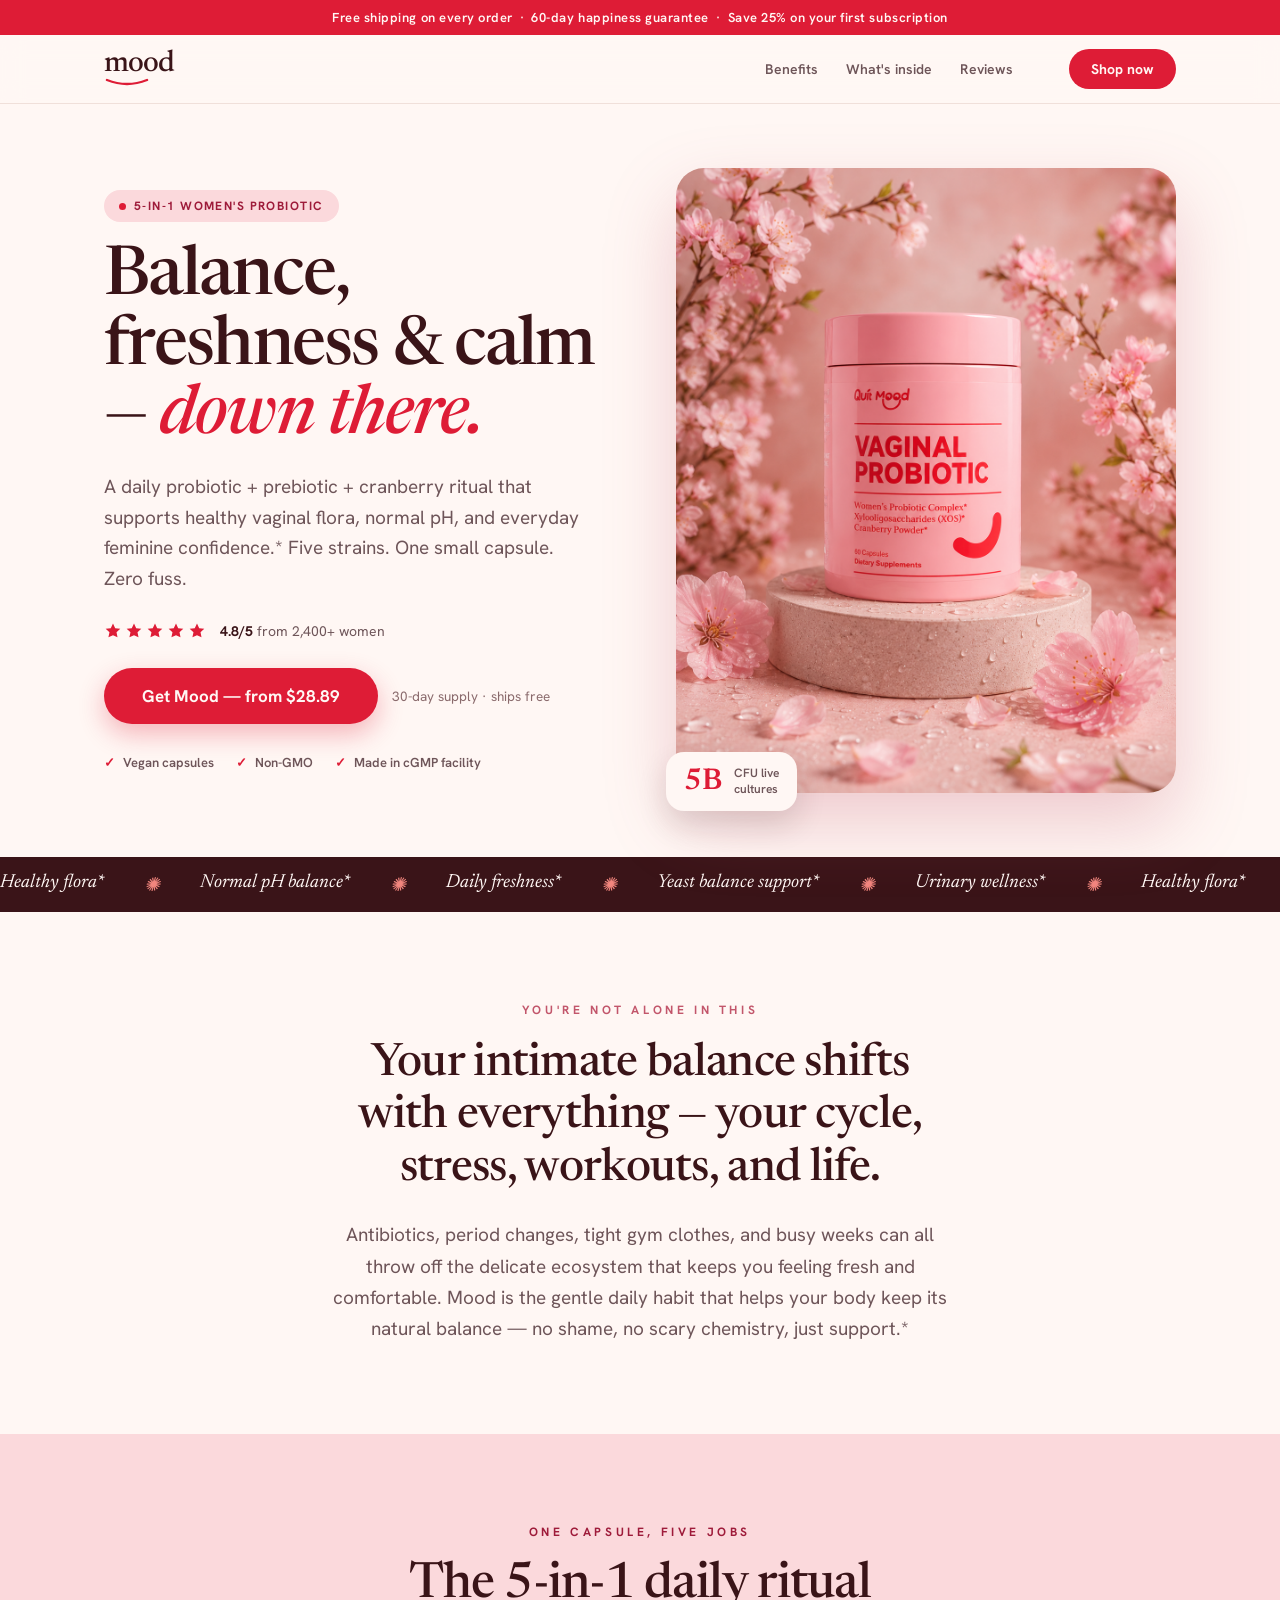
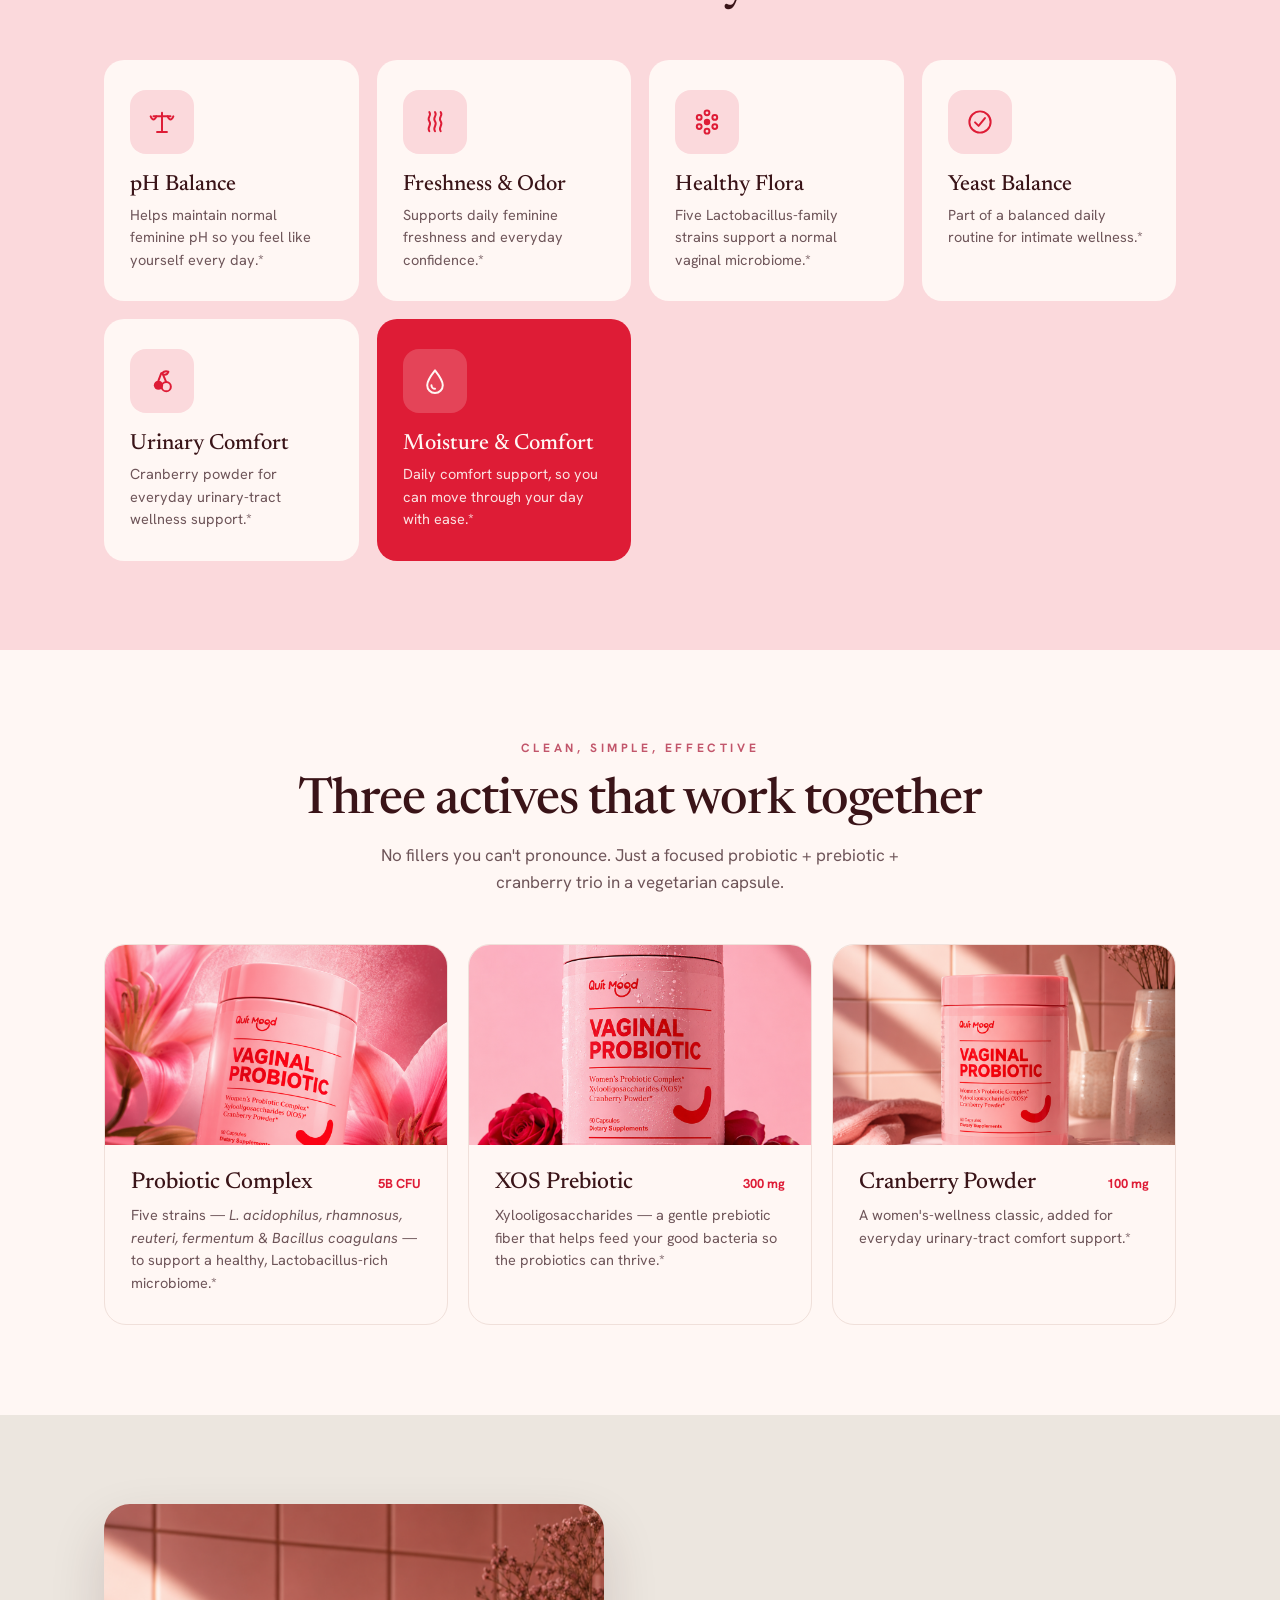
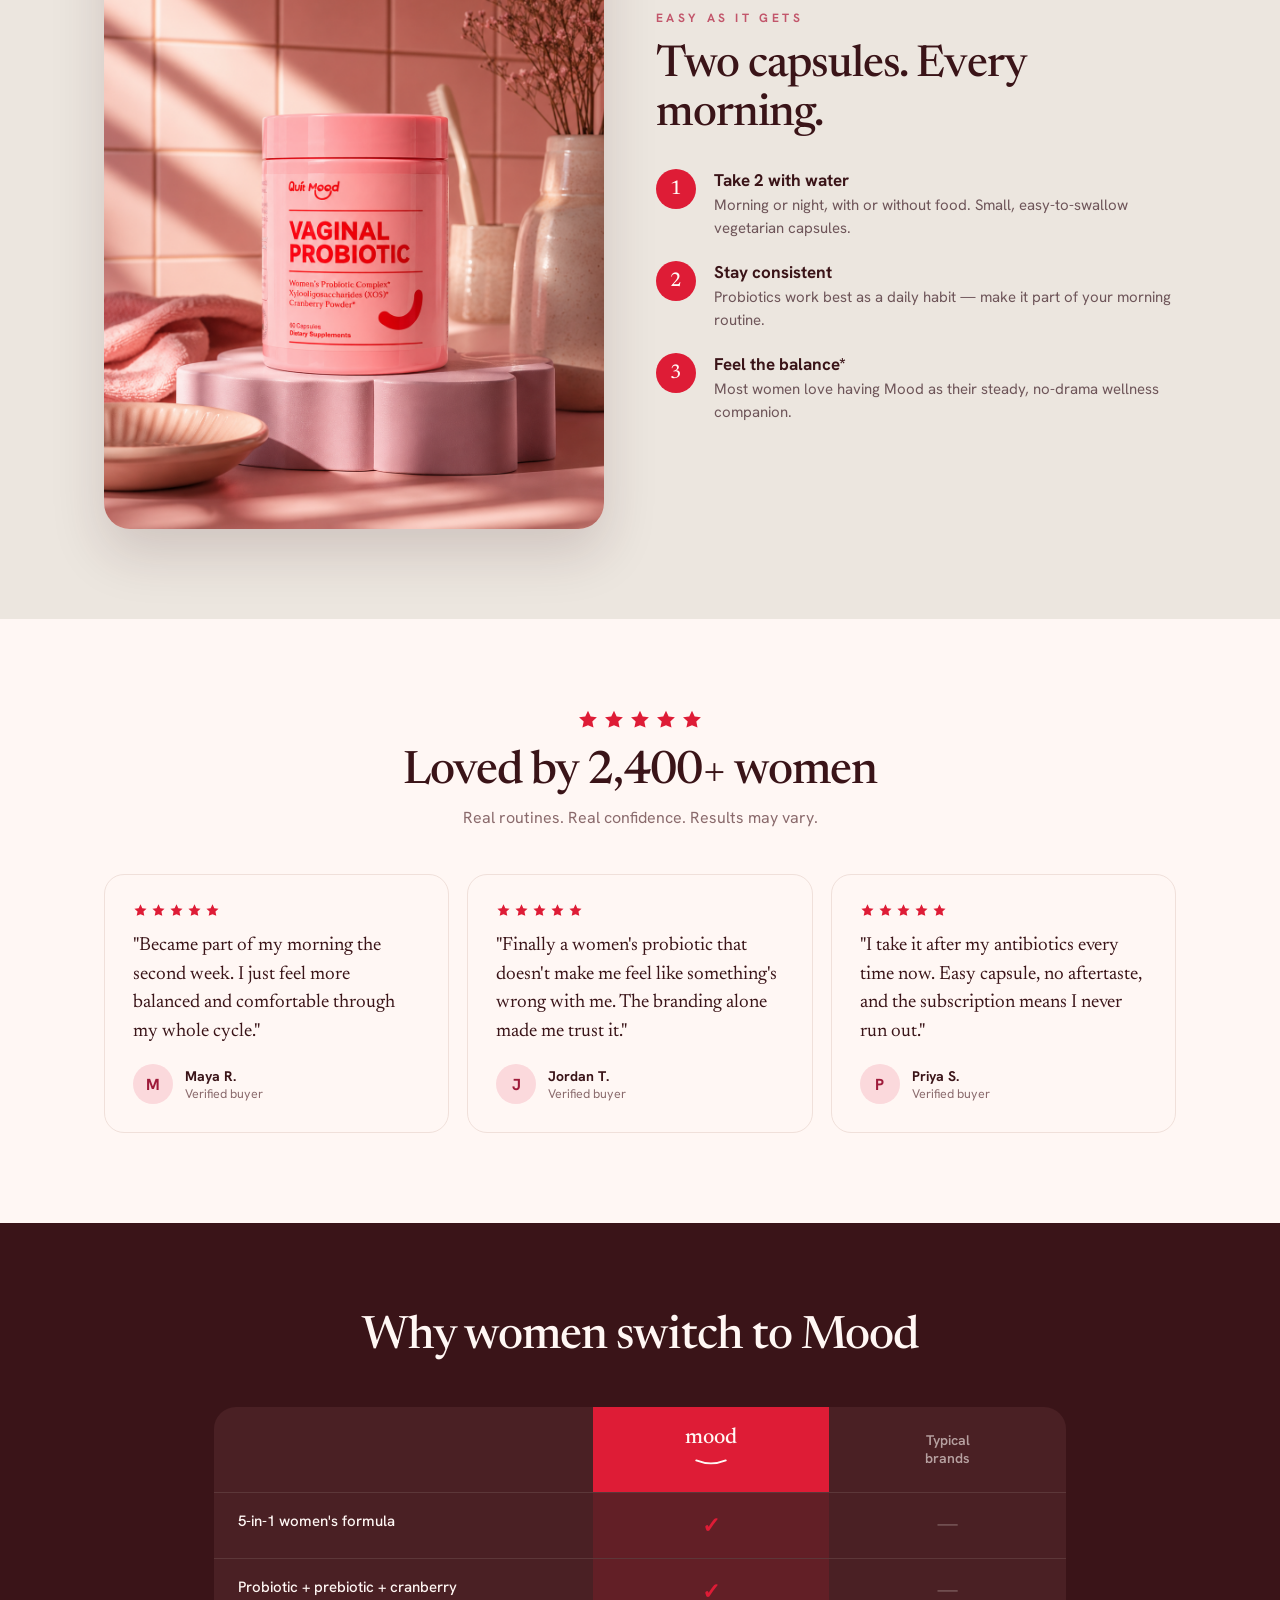
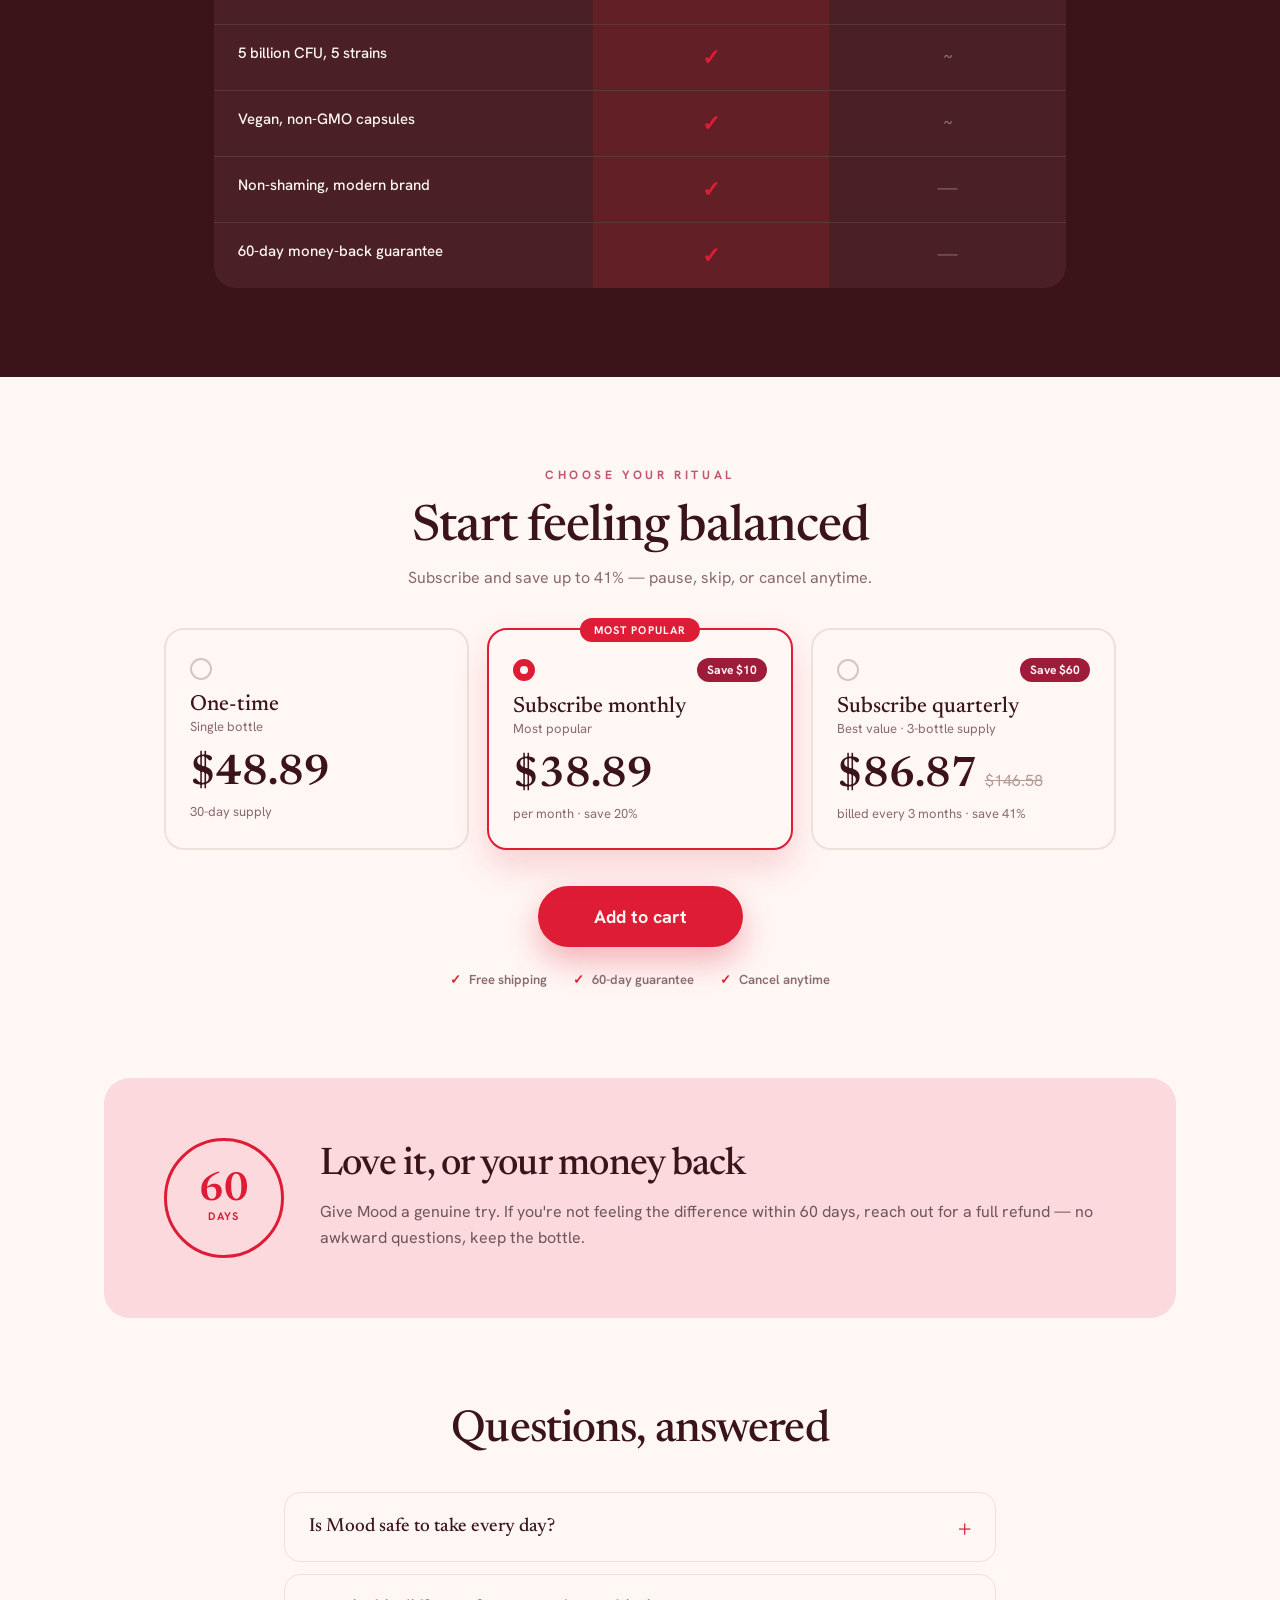
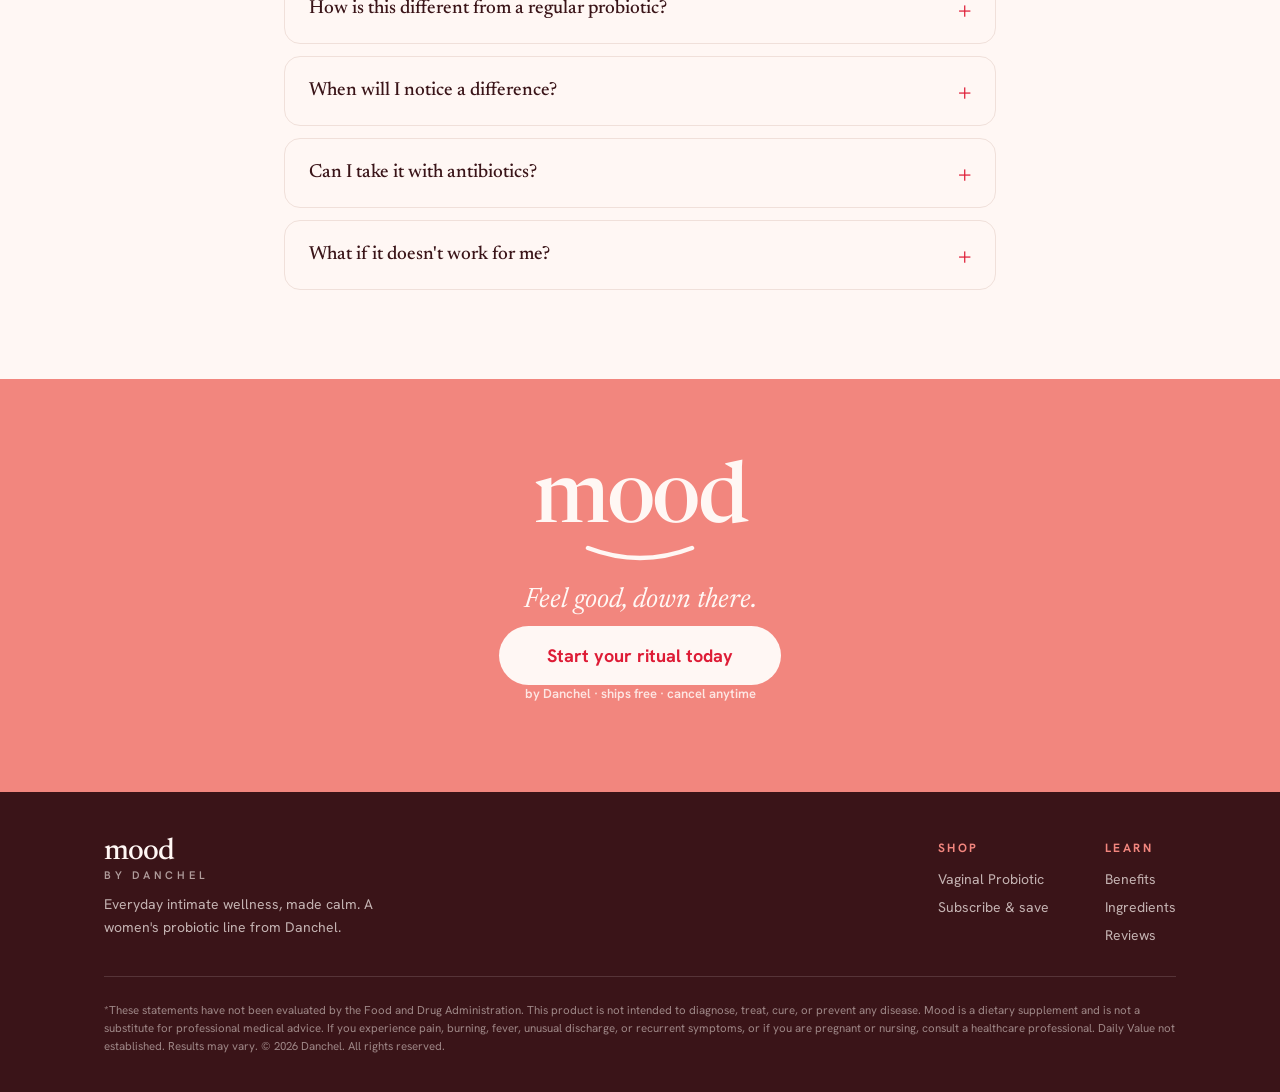
<file: index.html>
<!DOCTYPE html>
<html lang="en">
<head>
<meta charset="UTF-8">
<meta name="viewport" content="width=device-width, initial-scale=1">
<title>Mood — Vaginal Probiotic | By Danchel</title>
<meta name="description" content="A daily probiotic + prebiotic + cranberry ritual that supports healthy vaginal flora, normal pH, and everyday feminine confidence. Five strains. One small capsule.">
<link rel="preconnect" href="https://fonts.googleapis.com">
<link rel="preconnect" href="https://fonts.gstatic.com" crossorigin>
<link href="https://fonts.googleapis.com/css2?family=Newsreader:ital,opsz,wght@0,6..72,400;0,6..72,500;0,6..72,600;1,6..72,400;1,6..72,500&family=Hanken+Grotesk:wght@400;500;600;700;800&display=swap" rel="stylesheet">

<!-- Meta Pixel Code -->
<script>
!function(f,b,e,v,n,t,s)
{if(f.fbq)return;n=f.fbq=function(){n.callMethod?
n.callMethod.apply(n,arguments):n.queue.push(arguments)};
if(!f._fbq)f._fbq=n;n.push=n;n.loaded=!0;n.version='2.0';
n.queue=[];t=b.createElement(e);t.async=!0;
t.src=v;s=b.getElementsByTagName(e)[0];
s.parentNode.insertBefore(t,s)}(window, document,'script',
'https://connect.facebook.net/en_US/fbevents.js');
fbq('init', '2093374727886078');
fbq('init', '1049642800756244');
fbq('track', 'PageView');
</script>
<noscript><img height="1" width="1" style="display:none"
src="https://www.facebook.com/tr?id=2093374727886078&ev=PageView&noscript=1"
/></noscript>
<noscript><img height="1" width="1" style="display:none"
src="https://www.facebook.com/tr?id=1049642800756244&ev=PageView&noscript=1"
/></noscript>
<!-- End Meta Pixel Code -->

<style>
  * { box-sizing: border-box; }
  html { scroll-behavior: smooth; }
  body { margin: 0; font-family: 'Hanken Grotesk', sans-serif; }
  @keyframes moodMarquee { from { transform: translateX(0); } to { transform: translateX(-50%); } }

  .plan-card { cursor: pointer; transition: border-color .15s, box-shadow .15s; }
  .plan-card[data-selected="true"]  { border-color: #DE1C36 !important; box-shadow: 0 16px 34px rgba(222,28,54,0.18) !important; }
  .plan-card[data-selected="false"] { border-color: #F0E0DA !important; box-shadow: none !important; }
  .plan-radio { transition: border .15s; }
  .plan-card[data-selected="true"]  .plan-radio { border: 7px solid #DE1C36 !important; }
  .plan-card[data-selected="false"] .plan-radio { border: 2px solid #D8C4BF !important; }

  details.faq-item > summary { list-style: none; cursor: pointer; }
  details.faq-item > summary::-webkit-details-marker { display: none; }
  details.faq-item[open] .faq-plus { transform: rotate(45deg); }
  .faq-plus { transition: transform .2s; display: inline-block; }

  /* Google Translate widget — suppress the top banner + iframe shift it injects */
  body { top: 0 !important; position: static !important; }
  .goog-te-banner-frame { display: none !important; }
  .lang-toggle { font-family: 'Hanken Grotesk', sans-serif; }
  .lang-toggle .goog-te-gadget { font-size: 0 !important; }
  .lang-toggle .goog-te-gadget-simple {
    background: #FBD9DC !important;
    border: none !important;
    border-radius: 999px !important;
    padding: 7px 14px !important;
    font-size: 13px !important;
    font-weight: 600 !important;
    color: #9E1B3A !important;
    cursor: pointer;
  }
  .lang-toggle .goog-te-gadget-simple .goog-te-menu-value span { color: #9E1B3A !important; }
</style>
</head>
<body>

<div style="background:#FFF7F4; color:#3A1418; overflow-x:hidden;">

  <!-- ANNOUNCEMENT BAR -->
  <div style="background:#DE1C36; color:#FFF7F4; text-align:center; padding:9px 16px; font-size:13px; font-weight:600; letter-spacing:0.04em;">
    Free shipping on every order &nbsp;·&nbsp; 60-day happiness guarantee &nbsp;·&nbsp; Save 25% on your first subscription
  </div>

  <!-- NAV -->
  <div style="position:sticky; top:0; z-index:50; background:rgba(255,247,244,0.88); backdrop-filter:blur(12px); -webkit-backdrop-filter:blur(12px); border-bottom:1px solid #F0E0DA;">
    <div style="max-width:1120px; margin:0 auto; padding:14px 24px; display:flex; align-items:center; justify-content:space-between;">
      <div style="display:flex; flex-direction:column; align-items:flex-start; line-height:0.8;">
        <span style="font-family:'Newsreader',serif; font-weight:500; font-size:30px; letter-spacing:-0.03em; color:#3A1418;">mood</span>
        <svg width="46" height="9" viewBox="0 0 46 9" fill="none" style="margin-top:1px;"><path d="M3 3 Q23 11 43 3" stroke="#DE1C36" stroke-width="2.4" stroke-linecap="round"/></svg>
      </div>
      <div style="display:flex; align-items:center; gap:28px; flex-wrap:wrap;">
        <a href="#benefits" style="text-decoration:none; color:#6E5559; font-size:14px; font-weight:600;">Benefits</a>
        <a href="#inside" style="text-decoration:none; color:#6E5559; font-size:14px; font-weight:600;">What's inside</a>
        <a href="#reviews" style="text-decoration:none; color:#6E5559; font-size:14px; font-weight:600;">Reviews</a>
        <div id="google_translate_element" class="lang-toggle"></div>
        <a href="#offer" style="text-decoration:none; background:#DE1C36; color:#FFF7F4; font-size:14px; font-weight:700; padding:11px 22px; border-radius:999px; white-space:nowrap;">Shop now</a>
      </div>
    </div>
  </div>

  <!-- HERO -->
  <section style="max-width:1120px; margin:0 auto; padding:clamp(28px,5vw,64px) 24px clamp(40px,5vw,72px); display:flex; flex-wrap:wrap; gap:clamp(28px,4vw,56px); align-items:center;">
    <div style="flex:1 1 360px; min-width:300px;">
      <div style="display:inline-flex; align-items:center; gap:8px; background:#FBD9DC; color:#9E1B3A; font-size:12px; font-weight:700; letter-spacing:0.12em; text-transform:uppercase; padding:8px 15px; border-radius:999px; margin-bottom:22px;">
        <span style="width:7px; height:7px; border-radius:50%; background:#DE1C36; display:inline-block;"></span>5-in-1 Women's Probiotic
      </div>
      <h1 style="font-family:'Newsreader',serif; font-weight:500; font-size:clamp(40px,6vw,68px); line-height:1.02; letter-spacing:-0.025em; margin:0 0 20px;">Balance, freshness &amp; calm — <span style="font-style:italic; color:#DE1C36;">down there.</span></h1>
      <p style="font-size:clamp(16px,2vw,19px); line-height:1.6; color:#6E5559; margin:0 0 28px; max-width:480px;">A daily probiotic + prebiotic + cranberry ritual that supports healthy vaginal flora, normal pH, and everyday feminine confidence.* Five strains. One small capsule. Zero fuss.</p>
      <div style="display:flex; align-items:center; gap:14px; margin-bottom:28px; flex-wrap:wrap;">
        <div style="display:flex; gap:3px;">
          <svg width="18" height="18" viewBox="0 0 24 24" fill="#DE1C36"><path d="M12 2l2.9 6.2 6.8.8-5 4.6 1.3 6.7L12 17.8 5.9 20.3 7.3 13.6 2.2 9l6.8-.8z"/></svg>
          <svg width="18" height="18" viewBox="0 0 24 24" fill="#DE1C36"><path d="M12 2l2.9 6.2 6.8.8-5 4.6 1.3 6.7L12 17.8 5.9 20.3 7.3 13.6 2.2 9l6.8-.8z"/></svg>
          <svg width="18" height="18" viewBox="0 0 24 24" fill="#DE1C36"><path d="M12 2l2.9 6.2 6.8.8-5 4.6 1.3 6.7L12 17.8 5.9 20.3 7.3 13.6 2.2 9l6.8-.8z"/></svg>
          <svg width="18" height="18" viewBox="0 0 24 24" fill="#DE1C36"><path d="M12 2l2.9 6.2 6.8.8-5 4.6 1.3 6.7L12 17.8 5.9 20.3 7.3 13.6 2.2 9l6.8-.8z"/></svg>
          <svg width="18" height="18" viewBox="0 0 24 24" fill="#DE1C36"><path d="M12 2l2.9 6.2 6.8.8-5 4.6 1.3 6.7L12 17.8 5.9 20.3 7.3 13.6 2.2 9l6.8-.8z"/></svg>
        </div>
        <span style="font-size:14px; color:#6E5559;"><strong style="color:#3A1418;">4.8/5</strong> from 2,400+ women</span>
      </div>
      <div style="display:flex; gap:14px; align-items:center; flex-wrap:wrap;">
        <a href="#offer" style="text-decoration:none; background:#DE1C36; color:#FFF7F4; font-size:17px; font-weight:700; padding:17px 38px; border-radius:999px; box-shadow:0 10px 26px rgba(222,28,54,0.3);">Get Mood — from $28.89</a>
        <span style="font-size:13.5px; color:#8A6A6C;">30-day supply · ships free</span>
      </div>
      <div style="display:flex; gap:22px; margin-top:30px; flex-wrap:wrap;">
        <div style="display:flex; align-items:center; gap:8px; font-size:13px; font-weight:600; color:#6E5559;"><span style="color:#DE1C36;">✓</span> Vegan capsules</div>
        <div style="display:flex; align-items:center; gap:8px; font-size:13px; font-weight:600; color:#6E5559;"><span style="color:#DE1C36;">✓</span> Non-GMO</div>
        <div style="display:flex; align-items:center; gap:8px; font-size:13px; font-weight:600; color:#6E5559;"><span style="color:#DE1C36;">✓</span> Made in cGMP facility</div>
      </div>
    </div>
    <div style="flex:1 1 340px; min-width:300px; position:relative;">
      <div style="border-radius:28px; overflow:hidden; position:relative; box-shadow:0 30px 70px rgba(194,86,107,0.28);">
        <img src="assets/images/shot-blossom.png" alt="Mood Vaginal Probiotic among cherry blossoms" style="width:100%; display:block;">
      </div>
      <div style="position:absolute; bottom:-18px; left:-10px; background:#FFF7F4; border-radius:18px; padding:14px 18px; box-shadow:0 14px 30px rgba(58,20,24,0.14); display:flex; align-items:center; gap:12px;">
        <div style="font-family:'Newsreader',serif; font-weight:600; font-size:30px; color:#DE1C36; line-height:1;">5B</div>
        <div style="font-size:12px; line-height:1.3; color:#6E5559; font-weight:600;">CFU live<br>cultures</div>
      </div>
    </div>
  </section>

  <!-- MARQUEE STRIP -->
  <div style="background:#3A1418; color:#FFF7F4; overflow:hidden; padding:16px 0;">
    <div style="display:flex; width:max-content; animation:moodMarquee 26s linear infinite; white-space:nowrap;">
      <div style="display:flex; gap:40px; padding-right:40px; font-family:'Newsreader',serif; font-style:italic; font-size:19px;">
        <span>Healthy flora*</span><span style="color:#F2867E;">✺</span><span>Normal pH balance*</span><span style="color:#F2867E;">✺</span><span>Daily freshness*</span><span style="color:#F2867E;">✺</span><span>Yeast balance support*</span><span style="color:#F2867E;">✺</span><span>Urinary wellness*</span><span style="color:#F2867E;">✺</span>
      </div>
      <div style="display:flex; gap:40px; padding-right:40px; font-family:'Newsreader',serif; font-style:italic; font-size:19px;" aria-hidden="true">
        <span>Healthy flora*</span><span style="color:#F2867E;">✺</span><span>Normal pH balance*</span><span style="color:#F2867E;">✺</span><span>Daily freshness*</span><span style="color:#F2867E;">✺</span><span>Yeast balance support*</span><span style="color:#F2867E;">✺</span><span>Urinary wellness*</span><span style="color:#F2867E;">✺</span>
      </div>
    </div>
  </div>

  <!-- EMPATHY / PROBLEM -->
  <section style="max-width:820px; margin:0 auto; padding:clamp(56px,7vw,96px) 24px; text-align:center;">
    <div style="font-size:12px; font-weight:700; letter-spacing:0.3em; text-transform:uppercase; color:#C2566B; margin-bottom:20px;">You're not alone in this</div>
    <h2 style="font-family:'Newsreader',serif; font-weight:500; font-size:clamp(28px,4.4vw,46px); line-height:1.14; letter-spacing:-0.015em; margin:0 0 24px; text-wrap:balance;">Your intimate balance shifts with everything — your cycle, stress, workouts, and life.</h2>
    <p style="font-size:clamp(16px,2vw,19px); line-height:1.65; color:#6E5559; margin:0 auto; max-width:620px;">Antibiotics, period changes, tight gym clothes, and busy weeks can all throw off the delicate ecosystem that keeps you feeling fresh and comfortable. Mood is the gentle daily habit that helps your body keep its natural balance — no shame, no scary chemistry, just support.*</p>
  </section>

  <!-- 5-IN-1 BENEFITS -->
  <section id="benefits" style="background:#FBD9DC;">
    <div style="max-width:1120px; margin:0 auto; padding:clamp(56px,7vw,96px) 24px;">
      <div style="text-align:center; margin-bottom:48px;">
        <div style="font-size:12px; font-weight:700; letter-spacing:0.3em; text-transform:uppercase; color:#9E1B3A; margin-bottom:18px;">One capsule, five jobs</div>
        <h2 style="font-family:'Newsreader',serif; font-weight:500; font-size:clamp(30px,4.6vw,50px); line-height:1.08; letter-spacing:-0.02em; margin:0;">The 5-in-1 daily ritual</h2>
      </div>
      <div style="display:grid; grid-template-columns:repeat(auto-fit,minmax(220px,1fr)); gap:18px;">
        <div style="background:#FFF7F4; border-radius:20px; padding:30px 26px;">
          <div style="width:64px; height:64px; border-radius:16px; background:#FBD9DC; display:flex; align-items:center; justify-content:center; margin-bottom:20px;">
            <svg width="34" height="34" viewBox="0 0 48 48" fill="none" stroke="#DE1C36" stroke-width="2.8" stroke-linecap="round" stroke-linejoin="round"><line x1="24" y1="11" x2="24" y2="36"/><line x1="12" y1="16" x2="36" y2="16"/><path d="M8 16 Q12 25 16 16"/><path d="M32 16 Q36 25 40 16"/><line x1="17" y1="38" x2="31" y2="38"/></svg>
          </div>
          <h3 style="font-family:'Newsreader',serif; font-weight:500; font-size:22px; margin:0 0 8px;">pH Balance</h3>
          <p style="font-size:14.5px; line-height:1.55; color:#6E5559; margin:0;">Helps maintain normal feminine pH so you feel like yourself every day.*</p>
        </div>
        <div style="background:#FFF7F4; border-radius:20px; padding:30px 26px;">
          <div style="width:64px; height:64px; border-radius:16px; background:#FBD9DC; display:flex; align-items:center; justify-content:center; margin-bottom:20px;">
            <svg width="34" height="34" viewBox="0 0 48 48" fill="none" stroke="#DE1C36" stroke-width="2.8" stroke-linecap="round" stroke-linejoin="round"><path d="M16 37 C12 31 20 29 16 23 C12 17 20 15 16 10"/><path d="M24 37 C20 31 28 29 24 23 C20 17 28 15 24 10"/><path d="M32 37 C28 31 36 29 32 23 C28 17 36 15 32 10"/></svg>
          </div>
          <h3 style="font-family:'Newsreader',serif; font-weight:500; font-size:22px; margin:0 0 8px;">Freshness &amp; Odor</h3>
          <p style="font-size:14.5px; line-height:1.55; color:#6E5559; margin:0;">Supports daily feminine freshness and everyday confidence.*</p>
        </div>
        <div style="background:#FFF7F4; border-radius:20px; padding:30px 26px;">
          <div style="width:64px; height:64px; border-radius:16px; background:#FBD9DC; display:flex; align-items:center; justify-content:center; margin-bottom:20px;">
            <svg width="34" height="34" viewBox="0 0 48 48" fill="none" stroke="#DE1C36" stroke-width="2.8" stroke-linecap="round" stroke-linejoin="round"><circle cx="24" cy="24" r="4.5" fill="#DE1C36" stroke="none"/><circle cx="24" cy="11" r="3.4"/><circle cx="24" cy="37" r="3.4"/><circle cx="13" cy="17.5" r="3.4"/><circle cx="35" cy="17.5" r="3.4"/><circle cx="13" cy="30.5" r="3.4"/><circle cx="35" cy="30.5" r="3.4"/></svg>
          </div>
          <h3 style="font-family:'Newsreader',serif; font-weight:500; font-size:22px; margin:0 0 8px;">Healthy Flora</h3>
          <p style="font-size:14.5px; line-height:1.55; color:#6E5559; margin:0;">Five Lactobacillus-family strains support a normal vaginal microbiome.*</p>
        </div>
        <div style="background:#FFF7F4; border-radius:20px; padding:30px 26px;">
          <div style="width:64px; height:64px; border-radius:16px; background:#FBD9DC; display:flex; align-items:center; justify-content:center; margin-bottom:20px;">
            <svg width="34" height="34" viewBox="0 0 48 48" fill="none" stroke="#DE1C36" stroke-width="2.8" stroke-linecap="round" stroke-linejoin="round"><circle cx="24" cy="24" r="15"/><path d="M17 24.5 L22 29.5 L31 18.5"/></svg>
          </div>
          <h3 style="font-family:'Newsreader',serif; font-weight:500; font-size:22px; margin:0 0 8px;">Yeast Balance</h3>
          <p style="font-size:14.5px; line-height:1.55; color:#6E5559; margin:0;">Part of a balanced daily routine for intimate wellness.*</p>
        </div>
        <div style="background:#FFF7F4; border-radius:20px; padding:30px 26px;">
          <div style="width:64px; height:64px; border-radius:16px; background:#FBD9DC; display:flex; align-items:center; justify-content:center; margin-bottom:20px;">
            <svg width="34" height="34" viewBox="0 0 48 48" fill="none" stroke="#DE1C36" stroke-width="2.8" stroke-linecap="round" stroke-linejoin="round"><circle cx="19" cy="30" r="6.5" fill="#DE1C36" stroke="none"/><circle cx="30" cy="32" r="6.5"/><path d="M19 23.5 L23 13"/><path d="M30 25.5 L25 14"/><path d="M24 13 C28 9 33 11 33 11 C33 11 31 16 26 15"/></svg>
          </div>
          <h3 style="font-family:'Newsreader',serif; font-weight:500; font-size:22px; margin:0 0 8px;">Urinary Comfort</h3>
          <p style="font-size:14.5px; line-height:1.55; color:#6E5559; margin:0;">Cranberry powder for everyday urinary-tract wellness support.*</p>
        </div>
        <div style="background:#DE1C36; border-radius:20px; padding:30px 26px; color:#FFF7F4;">
          <div style="width:64px; height:64px; border-radius:16px; background:rgba(255,247,244,0.18); display:flex; align-items:center; justify-content:center; margin-bottom:20px;">
            <svg width="34" height="34" viewBox="0 0 48 48" fill="none" stroke="#FFF7F4" stroke-width="2.8" stroke-linecap="round" stroke-linejoin="round"><path d="M24 9 C24 9 35 23 35 30 A11 11 0 0 1 13 30 C13 23 24 9 24 9 Z"/><path d="M19 30 A5 5 0 0 0 24 35"/></svg>
          </div>
          <h3 style="font-family:'Newsreader',serif; font-weight:500; font-size:22px; margin:0 0 8px;">Moisture &amp; Comfort</h3>
          <p style="font-size:14.5px; line-height:1.55; color:rgba(255,247,244,0.9); margin:0;">Daily comfort support, so you can move through your day with ease.*</p>
        </div>
      </div>
    </div>
  </section>

  <!-- WHAT'S INSIDE -->
  <section id="inside" style="max-width:1120px; margin:0 auto; padding:clamp(56px,7vw,96px) 24px;">
    <div style="text-align:center; margin-bottom:48px;">
      <div style="font-size:12px; font-weight:700; letter-spacing:0.3em; text-transform:uppercase; color:#C2566B; margin-bottom:18px;">Clean, simple, effective</div>
      <h2 style="font-family:'Newsreader',serif; font-weight:500; font-size:clamp(30px,4.6vw,50px); line-height:1.08; letter-spacing:-0.02em; margin:0 0 14px;">Three actives that work together</h2>
      <p style="font-size:17px; color:#6E5559; max-width:560px; margin:0 auto; line-height:1.6;">No fillers you can't pronounce. Just a focused probiotic + prebiotic + cranberry trio in a vegetarian capsule.</p>
    </div>
    <div style="display:grid; grid-template-columns:repeat(auto-fit,minmax(280px,1fr)); gap:20px;">
      <div style="background:#FFF7F4; border:1px solid #F0E0DA; border-radius:22px; overflow:hidden;">
        <div style="height:200px; overflow:hidden;"><img src="assets/images/shot-lily.png" alt="Probiotic complex" style="width:100%; height:100%; object-fit:cover; display:block;"></div>
        <div style="padding:26px 26px 30px;">
          <div style="display:flex; align-items:baseline; justify-content:space-between; margin-bottom:10px;">
            <h3 style="font-family:'Newsreader',serif; font-weight:500; font-size:23px; margin:0;">Probiotic Complex</h3>
            <span style="font-size:13px; font-weight:700; color:#DE1C36;">5B CFU</span>
          </div>
          <p style="font-size:14.5px; line-height:1.55; color:#6E5559; margin:0;">Five strains — <em>L. acidophilus, rhamnosus, reuteri, fermentum</em> &amp; <em>Bacillus coagulans</em> — to support a healthy, Lactobacillus-rich microbiome.*</p>
        </div>
      </div>
      <div style="background:#FFF7F4; border:1px solid #F0E0DA; border-radius:22px; overflow:hidden;">
        <div style="height:200px; overflow:hidden;"><img src="assets/images/shot-berries.png" alt="XOS Prebiotic" style="width:100%; height:100%; object-fit:cover; display:block;"></div>
        <div style="padding:26px 26px 30px;">
          <div style="display:flex; align-items:baseline; justify-content:space-between; margin-bottom:10px;">
            <h3 style="font-family:'Newsreader',serif; font-weight:500; font-size:23px; margin:0;">XOS Prebiotic</h3>
            <span style="font-size:13px; font-weight:700; color:#DE1C36;">300 mg</span>
          </div>
          <p style="font-size:14.5px; line-height:1.55; color:#6E5559; margin:0;">Xylooligosaccharides — a gentle prebiotic fiber that helps feed your good bacteria so the probiotics can thrive.*</p>
        </div>
      </div>
      <div style="background:#FFF7F4; border:1px solid #F0E0DA; border-radius:22px; overflow:hidden;">
        <div style="height:200px; overflow:hidden;"><img src="assets/images/shot-bathroom.png" alt="Cranberry powder" style="width:100%; height:100%; object-fit:cover; display:block;"></div>
        <div style="padding:26px 26px 30px;">
          <div style="display:flex; align-items:baseline; justify-content:space-between; margin-bottom:10px;">
            <h3 style="font-family:'Newsreader',serif; font-weight:500; font-size:23px; margin:0;">Cranberry Powder</h3>
            <span style="font-size:13px; font-weight:700; color:#DE1C36;">100 mg</span>
          </div>
          <p style="font-size:14.5px; line-height:1.55; color:#6E5559; margin:0;">A women's-wellness classic, added for everyday urinary-tract comfort support.*</p>
        </div>
      </div>
    </div>
  </section>

  <!-- HOW TO USE -->
  <section style="background:#ECE6DF;">
    <div style="max-width:1120px; margin:0 auto; padding:clamp(56px,7vw,90px) 24px; display:flex; flex-wrap:wrap; gap:clamp(28px,4vw,56px); align-items:center;">
      <div style="flex:1 1 320px; min-width:280px;">
        <div style="border-radius:26px; overflow:hidden; box-shadow:0 24px 54px rgba(58,20,24,0.16);"><img src="assets/images/shot-bathroom.png" alt="Mood on a bathroom shelf" style="width:100%; display:block;"></div>
      </div>
      <div style="flex:1 1 340px; min-width:300px;">
        <div style="font-size:12px; font-weight:700; letter-spacing:0.3em; text-transform:uppercase; color:#C2566B; margin-bottom:16px;">Easy as it gets</div>
        <h2 style="font-family:'Newsreader',serif; font-weight:500; font-size:clamp(28px,4.2vw,44px); line-height:1.1; letter-spacing:-0.02em; margin:0 0 30px;">Two capsules. Every morning.</h2>
        <div style="display:flex; flex-direction:column; gap:22px;">
          <div style="display:flex; gap:18px; align-items:flex-start;">
            <div style="flex-shrink:0; width:40px; height:40px; border-radius:50%; background:#DE1C36; color:#FFF7F4; display:flex; align-items:center; justify-content:center; font-family:'Newsreader',serif; font-size:20px; font-weight:500;">1</div>
            <div><div style="font-weight:700; font-size:17px; margin-bottom:3px;">Take 2 with water</div><div style="font-size:15px; color:#6E5559; line-height:1.5;">Morning or night, with or without food. Small, easy-to-swallow vegetarian capsules.</div></div>
          </div>
          <div style="display:flex; gap:18px; align-items:flex-start;">
            <div style="flex-shrink:0; width:40px; height:40px; border-radius:50%; background:#DE1C36; color:#FFF7F4; display:flex; align-items:center; justify-content:center; font-family:'Newsreader',serif; font-size:20px; font-weight:500;">2</div>
            <div><div style="font-weight:700; font-size:17px; margin-bottom:3px;">Stay consistent</div><div style="font-size:15px; color:#6E5559; line-height:1.5;">Probiotics work best as a daily habit — make it part of your morning routine.</div></div>
          </div>
          <div style="display:flex; gap:18px; align-items:flex-start;">
            <div style="flex-shrink:0; width:40px; height:40px; border-radius:50%; background:#DE1C36; color:#FFF7F4; display:flex; align-items:center; justify-content:center; font-family:'Newsreader',serif; font-size:20px; font-weight:500;">3</div>
            <div><div style="font-weight:700; font-size:17px; margin-bottom:3px;">Feel the balance*</div><div style="font-size:15px; color:#6E5559; line-height:1.5;">Most women love having Mood as their steady, no-drama wellness companion.</div></div>
          </div>
        </div>
      </div>
    </div>
  </section>

  <!-- REVIEWS -->
  <section id="reviews" style="max-width:1120px; margin:0 auto; padding:clamp(56px,7vw,96px) 24px;">
    <div style="text-align:center; margin-bottom:46px;">
      <div style="display:flex; justify-content:center; gap:4px; margin-bottom:16px;">
        <svg width="22" height="22" viewBox="0 0 24 24" fill="#DE1C36"><path d="M12 2l2.9 6.2 6.8.8-5 4.6 1.3 6.7L12 17.8 5.9 20.3 7.3 13.6 2.2 9l6.8-.8z"/></svg>
        <svg width="22" height="22" viewBox="0 0 24 24" fill="#DE1C36"><path d="M12 2l2.9 6.2 6.8.8-5 4.6 1.3 6.7L12 17.8 5.9 20.3 7.3 13.6 2.2 9l6.8-.8z"/></svg>
        <svg width="22" height="22" viewBox="0 0 24 24" fill="#DE1C36"><path d="M12 2l2.9 6.2 6.8.8-5 4.6 1.3 6.7L12 17.8 5.9 20.3 7.3 13.6 2.2 9l6.8-.8z"/></svg>
        <svg width="22" height="22" viewBox="0 0 24 24" fill="#DE1C36"><path d="M12 2l2.9 6.2 6.8.8-5 4.6 1.3 6.7L12 17.8 5.9 20.3 7.3 13.6 2.2 9l6.8-.8z"/></svg>
        <svg width="22" height="22" viewBox="0 0 24 24" fill="#DE1C36"><path d="M12 2l2.9 6.2 6.8.8-5 4.6 1.3 6.7L12 17.8 5.9 20.3 7.3 13.6 2.2 9l6.8-.8z"/></svg>
      </div>
      <h2 style="font-family:'Newsreader',serif; font-weight:500; font-size:clamp(28px,4.4vw,46px); line-height:1.1; letter-spacing:-0.02em; margin:0 0 10px;">Loved by 2,400+ women</h2>
      <p style="font-size:16px; color:#8A6A6C; margin:0;">Real routines. Real confidence. Results may vary.</p>
    </div>
    <div style="display:grid; grid-template-columns:repeat(auto-fit,minmax(280px,1fr)); gap:18px;">
      <div style="background:#FFF7F4; border:1px solid #F0E0DA; border-radius:20px; padding:28px;">
        <div style="display:flex; gap:3px; margin-bottom:14px;">
          <svg width="15" height="15" viewBox="0 0 24 24" fill="#DE1C36"><path d="M12 2l2.9 6.2 6.8.8-5 4.6 1.3 6.7L12 17.8 5.9 20.3 7.3 13.6 2.2 9l6.8-.8z"/></svg>
          <svg width="15" height="15" viewBox="0 0 24 24" fill="#DE1C36"><path d="M12 2l2.9 6.2 6.8.8-5 4.6 1.3 6.7L12 17.8 5.9 20.3 7.3 13.6 2.2 9l6.8-.8z"/></svg>
          <svg width="15" height="15" viewBox="0 0 24 24" fill="#DE1C36"><path d="M12 2l2.9 6.2 6.8.8-5 4.6 1.3 6.7L12 17.8 5.9 20.3 7.3 13.6 2.2 9l6.8-.8z"/></svg>
          <svg width="15" height="15" viewBox="0 0 24 24" fill="#DE1C36"><path d="M12 2l2.9 6.2 6.8.8-5 4.6 1.3 6.7L12 17.8 5.9 20.3 7.3 13.6 2.2 9l6.8-.8z"/></svg>
          <svg width="15" height="15" viewBox="0 0 24 24" fill="#DE1C36"><path d="M12 2l2.9 6.2 6.8.8-5 4.6 1.3 6.7L12 17.8 5.9 20.3 7.3 13.6 2.2 9l6.8-.8z"/></svg>
        </div>
        <p style="font-family:'Newsreader',serif; font-size:19px; line-height:1.5; margin:0 0 18px; color:#3A1418;">"Became part of my morning the second week. I just feel more balanced and comfortable through my whole cycle."</p>
        <div style="display:flex; align-items:center; gap:12px;"><div style="width:40px; height:40px; border-radius:50%; background:#FBD9DC; display:flex; align-items:center; justify-content:center; font-weight:700; color:#9E1B3A;">M</div><div><div style="font-weight:700; font-size:14px;">Maya R.</div><div style="font-size:12.5px; color:#8A6A6C;">Verified buyer</div></div></div>
      </div>
      <div style="background:#FFF7F4; border:1px solid #F0E0DA; border-radius:20px; padding:28px;">
        <div style="display:flex; gap:3px; margin-bottom:14px;">
          <svg width="15" height="15" viewBox="0 0 24 24" fill="#DE1C36"><path d="M12 2l2.9 6.2 6.8.8-5 4.6 1.3 6.7L12 17.8 5.9 20.3 7.3 13.6 2.2 9l6.8-.8z"/></svg>
          <svg width="15" height="15" viewBox="0 0 24 24" fill="#DE1C36"><path d="M12 2l2.9 6.2 6.8.8-5 4.6 1.3 6.7L12 17.8 5.9 20.3 7.3 13.6 2.2 9l6.8-.8z"/></svg>
          <svg width="15" height="15" viewBox="0 0 24 24" fill="#DE1C36"><path d="M12 2l2.9 6.2 6.8.8-5 4.6 1.3 6.7L12 17.8 5.9 20.3 7.3 13.6 2.2 9l6.8-.8z"/></svg>
          <svg width="15" height="15" viewBox="0 0 24 24" fill="#DE1C36"><path d="M12 2l2.9 6.2 6.8.8-5 4.6 1.3 6.7L12 17.8 5.9 20.3 7.3 13.6 2.2 9l6.8-.8z"/></svg>
          <svg width="15" height="15" viewBox="0 0 24 24" fill="#DE1C36"><path d="M12 2l2.9 6.2 6.8.8-5 4.6 1.3 6.7L12 17.8 5.9 20.3 7.3 13.6 2.2 9l6.8-.8z"/></svg>
        </div>
        <p style="font-family:'Newsreader',serif; font-size:19px; line-height:1.5; margin:0 0 18px; color:#3A1418;">"Finally a women's probiotic that doesn't make me feel like something's wrong with me. The branding alone made me trust it."</p>
        <div style="display:flex; align-items:center; gap:12px;"><div style="width:40px; height:40px; border-radius:50%; background:#FBD9DC; display:flex; align-items:center; justify-content:center; font-weight:700; color:#9E1B3A;">J</div><div><div style="font-weight:700; font-size:14px;">Jordan T.</div><div style="font-size:12.5px; color:#8A6A6C;">Verified buyer</div></div></div>
      </div>
      <div style="background:#FFF7F4; border:1px solid #F0E0DA; border-radius:20px; padding:28px;">
        <div style="display:flex; gap:3px; margin-bottom:14px;">
          <svg width="15" height="15" viewBox="0 0 24 24" fill="#DE1C36"><path d="M12 2l2.9 6.2 6.8.8-5 4.6 1.3 6.7L12 17.8 5.9 20.3 7.3 13.6 2.2 9l6.8-.8z"/></svg>
          <svg width="15" height="15" viewBox="0 0 24 24" fill="#DE1C36"><path d="M12 2l2.9 6.2 6.8.8-5 4.6 1.3 6.7L12 17.8 5.9 20.3 7.3 13.6 2.2 9l6.8-.8z"/></svg>
          <svg width="15" height="15" viewBox="0 0 24 24" fill="#DE1C36"><path d="M12 2l2.9 6.2 6.8.8-5 4.6 1.3 6.7L12 17.8 5.9 20.3 7.3 13.6 2.2 9l6.8-.8z"/></svg>
          <svg width="15" height="15" viewBox="0 0 24 24" fill="#DE1C36"><path d="M12 2l2.9 6.2 6.8.8-5 4.6 1.3 6.7L12 17.8 5.9 20.3 7.3 13.6 2.2 9l6.8-.8z"/></svg>
          <svg width="15" height="15" viewBox="0 0 24 24" fill="#DE1C36"><path d="M12 2l2.9 6.2 6.8.8-5 4.6 1.3 6.7L12 17.8 5.9 20.3 7.3 13.6 2.2 9l6.8-.8z"/></svg>
        </div>
        <p style="font-family:'Newsreader',serif; font-size:19px; line-height:1.5; margin:0 0 18px; color:#3A1418;">"I take it after my antibiotics every time now. Easy capsule, no aftertaste, and the subscription means I never run out."</p>
        <div style="display:flex; align-items:center; gap:12px;"><div style="width:40px; height:40px; border-radius:50%; background:#FBD9DC; display:flex; align-items:center; justify-content:center; font-weight:700; color:#9E1B3A;">P</div><div><div style="font-weight:700; font-size:14px;">Priya S.</div><div style="font-size:12.5px; color:#8A6A6C;">Verified buyer</div></div></div>
      </div>
    </div>
  </section>

  <!-- COMPARISON -->
  <section style="background:#3A1418; color:#FFF7F4;">
    <div style="max-width:900px; margin:0 auto; padding:clamp(56px,7vw,90px) 24px;">
      <div style="text-align:center; margin-bottom:44px;">
        <h2 style="font-family:'Newsreader',serif; font-weight:500; font-size:clamp(28px,4.4vw,46px); line-height:1.1; letter-spacing:-0.02em; margin:0; color:#FFF7F4;">Why women switch to Mood</h2>
      </div>
      <div style="background:#4A2024; border-radius:22px; overflow:hidden;">
        <div style="display:grid; grid-template-columns:1.6fr 1fr 1fr;">
          <div style="padding:22px 24px;"></div>
          <div style="padding:22px 14px; text-align:center; background:#DE1C36;">
            <div style="font-family:'Newsreader',serif; font-weight:500; font-size:22px; line-height:0.9; color:#FFF7F4;">mood</div>
            <svg width="34" height="7" viewBox="0 0 46 9" fill="none" style="margin-top:3px;"><path d="M3 3 Q23 11 43 3" stroke="#FFF7F4" stroke-width="2.4" stroke-linecap="round"/></svg>
          </div>
          <div style="padding:22px 14px; text-align:center; font-size:14px; font-weight:600; color:rgba(255,247,244,0.6); display:flex; align-items:center; justify-content:center;">Typical<br>brands</div>
        </div>
        <div style="display:grid; grid-template-columns:1.6fr 1fr 1fr; border-top:1px solid rgba(255,247,244,0.1)"><div style="padding:18px 24px; font-size:15px; font-weight:500; color:#FFF7F4;">5-in-1 women's formula</div><div style="padding:18px 14px; text-align:center; background:rgba(222,28,54,0.16);"><span style="color:#DE1C36; font-size:22px; font-weight:700;">✓</span></div><div style="padding:18px 14px; text-align:center;"><span style="color:rgba(255,247,244,0.3); font-size:20px;">—</span></div></div>
        <div style="display:grid; grid-template-columns:1.6fr 1fr 1fr; border-top:1px solid rgba(255,247,244,0.1)"><div style="padding:18px 24px; font-size:15px; font-weight:500; color:#FFF7F4;">Probiotic + prebiotic + cranberry</div><div style="padding:18px 14px; text-align:center; background:rgba(222,28,54,0.16);"><span style="color:#DE1C36; font-size:22px; font-weight:700;">✓</span></div><div style="padding:18px 14px; text-align:center;"><span style="color:rgba(255,247,244,0.3); font-size:20px;">—</span></div></div>
        <div style="display:grid; grid-template-columns:1.6fr 1fr 1fr; border-top:1px solid rgba(255,247,244,0.1)"><div style="padding:18px 24px; font-size:15px; font-weight:500; color:#FFF7F4;">5 billion CFU, 5 strains</div><div style="padding:18px 14px; text-align:center; background:rgba(222,28,54,0.16);"><span style="color:#DE1C36; font-size:22px; font-weight:700;">✓</span></div><div style="padding:18px 14px; text-align:center;"><span style="color:rgba(255,247,244,0.4); font-size:18px;">~</span></div></div>
        <div style="display:grid; grid-template-columns:1.6fr 1fr 1fr; border-top:1px solid rgba(255,247,244,0.1)"><div style="padding:18px 24px; font-size:15px; font-weight:500; color:#FFF7F4;">Vegan, non-GMO capsules</div><div style="padding:18px 14px; text-align:center; background:rgba(222,28,54,0.16);"><span style="color:#DE1C36; font-size:22px; font-weight:700;">✓</span></div><div style="padding:18px 14px; text-align:center;"><span style="color:rgba(255,247,244,0.4); font-size:18px;">~</span></div></div>
        <div style="display:grid; grid-template-columns:1.6fr 1fr 1fr; border-top:1px solid rgba(255,247,244,0.1)"><div style="padding:18px 24px; font-size:15px; font-weight:500; color:#FFF7F4;">Non-shaming, modern brand</div><div style="padding:18px 14px; text-align:center; background:rgba(222,28,54,0.16);"><span style="color:#DE1C36; font-size:22px; font-weight:700;">✓</span></div><div style="padding:18px 14px; text-align:center;"><span style="color:rgba(255,247,244,0.3); font-size:20px;">—</span></div></div>
        <div style="display:grid; grid-template-columns:1.6fr 1fr 1fr; border-top:1px solid rgba(255,247,244,0.1)"><div style="padding:18px 24px; font-size:15px; font-weight:500; color:#FFF7F4;">60-day money-back guarantee</div><div style="padding:18px 14px; text-align:center; background:rgba(222,28,54,0.16);"><span style="color:#DE1C36; font-size:22px; font-weight:700;">✓</span></div><div style="padding:18px 14px; text-align:center;"><span style="color:rgba(255,247,244,0.3); font-size:20px;">—</span></div></div>
      </div>
    </div>
  </section>

  <!-- OFFER / PRICING -->
  <section id="offer" style="max-width:1000px; margin:0 auto; padding:clamp(56px,7vw,96px) 24px;">
    <div style="text-align:center; margin-bottom:14px;">
      <div style="font-size:12px; font-weight:700; letter-spacing:0.3em; text-transform:uppercase; color:#C2566B; margin-bottom:18px;">Choose your ritual</div>
      <h2 style="font-family:'Newsreader',serif; font-weight:500; font-size:clamp(30px,4.6vw,50px); line-height:1.08; letter-spacing:-0.02em; margin:0 0 12px;">Start feeling balanced</h2>
      <p style="font-size:16px; color:#8A6A6C; margin:0 0 40px;">Subscribe and save up to 41% — pause, skip, or cancel anytime.</p>
    </div>
    <div style="display:grid; grid-template-columns:repeat(auto-fit,minmax(250px,1fr)); gap:18px; align-items:stretch;">
      <!-- Plan 0: One-time -->
      <div class="plan-card" data-plan="0" data-selected="false" style="position:relative; background:#FFF7F4; border:2.5px solid #F0E0DA; border-radius:20px; padding:28px 24px 26px;">
        <div style="display:flex; align-items:center; justify-content:space-between; margin-bottom:14px;">
          <div class="plan-radio" style="width:22px; height:22px; border-radius:50%; border:2px solid #D8C4BF; background:#FFF7F4;"></div>
        </div>
        <div style="font-family:'Newsreader',serif; font-weight:500; font-size:22px; margin-bottom:2px;">One-time</div>
        <div style="font-size:13px; color:#8A6A6C; margin-bottom:18px;">Single bottle</div>
        <div style="display:flex; align-items:baseline; gap:6px;">
          <span style="font-family:'Newsreader',serif; font-weight:600; font-size:42px; color:#3A1418; line-height:1;">$48.89</span>
        </div>
        <div style="font-size:13px; color:#8A6A6C; margin-top:8px;">30-day supply</div>
      </div>
      <!-- Plan 1: Subscribe monthly (default selected) -->
      <div class="plan-card" data-plan="1" data-selected="true" style="position:relative; background:#FFF7F4; border:2.5px solid #DE1C36; border-radius:20px; padding:28px 24px 26px; box-shadow:0 16px 34px rgba(222,28,54,0.18);">
        <div style="position:absolute; top:-12px; left:50%; transform:translateX(-50%); background:#DE1C36; color:#FFF7F4; font-size:11px; font-weight:700; letter-spacing:0.1em; text-transform:uppercase; padding:5px 14px; border-radius:999px; white-space:nowrap;">Most popular</div>
        <div style="display:flex; align-items:center; justify-content:space-between; margin-bottom:14px;">
          <div class="plan-radio" style="width:22px; height:22px; border-radius:50%; border:7px solid #DE1C36; background:#FFF7F4;"></div>
          <span style="font-size:12px; font-weight:700; color:#FFF7F4; background:#9E1B3A; padding:4px 10px; border-radius:999px;">Save $10</span>
        </div>
        <div style="font-family:'Newsreader',serif; font-weight:500; font-size:22px; margin-bottom:2px;">Subscribe monthly</div>
        <div style="font-size:13px; color:#8A6A6C; margin-bottom:18px;">Most popular</div>
        <div style="display:flex; align-items:baseline; gap:6px;">
          <span style="font-family:'Newsreader',serif; font-weight:600; font-size:42px; color:#3A1418; line-height:1;">$38.89</span>
        </div>
        <div style="font-size:13px; color:#8A6A6C; margin-top:8px;">per month · save 20%</div>
      </div>
      <!-- Plan 2: 3-month subscription -->
      <div class="plan-card" data-plan="2" data-selected="false" style="position:relative; background:#FFF7F4; border:2.5px solid #F0E0DA; border-radius:20px; padding:28px 24px 26px;">
        <div style="display:flex; align-items:center; justify-content:space-between; margin-bottom:14px;">
          <div class="plan-radio" style="width:22px; height:22px; border-radius:50%; border:2px solid #D8C4BF; background:#FFF7F4;"></div>
          <span style="font-size:12px; font-weight:700; color:#FFF7F4; background:#9E1B3A; padding:4px 10px; border-radius:999px;">Save $60</span>
        </div>
        <div style="font-family:'Newsreader',serif; font-weight:500; font-size:22px; margin-bottom:2px;">Subscribe quarterly</div>
        <div style="font-size:13px; color:#8A6A6C; margin-bottom:18px;">Best value · 3-bottle supply</div>
        <div style="display:flex; align-items:baseline; gap:8px;">
          <span style="font-family:'Newsreader',serif; font-weight:600; font-size:42px; color:#3A1418; line-height:1;">$86.87</span>
          <span style="font-size:16px; color:#B49A95; text-decoration:line-through;">$146.58</span>
        </div>
        <div style="font-size:13px; color:#8A6A6C; margin-top:8px;">billed every 3 months · save 41%</div>
      </div>
    </div>
    <div style="display:flex; justify-content:center; margin-top:36px;">
      <button id="checkout-btn" type="button"
         style="border:none; cursor:pointer; text-decoration:none; background:#DE1C36; color:#FFF7F4; font-family:'Hanken Grotesk',sans-serif; font-size:18px; font-weight:700; padding:19px 56px; border-radius:999px; box-shadow:0 14px 32px rgba(222,28,54,0.32); transition:background .15s, transform .15s; display:inline-block;">
        Add to cart
      </button>
    </div>
    <div style="display:flex; justify-content:center; gap:26px; margin-top:24px; flex-wrap:wrap;">
      <div style="display:flex; align-items:center; gap:8px; font-size:13px; font-weight:600; color:#8A6A6C;"><span style="color:#DE1C36;">✓</span> Free shipping</div>
      <div style="display:flex; align-items:center; gap:8px; font-size:13px; font-weight:600; color:#8A6A6C;"><span style="color:#DE1C36;">✓</span> 60-day guarantee</div>
      <div style="display:flex; align-items:center; gap:8px; font-size:13px; font-weight:600; color:#8A6A6C;"><span style="color:#DE1C36;">✓</span> Cancel anytime</div>
    </div>
  </section>

  <!-- GUARANTEE -->
  <section style="max-width:1120px; margin:0 auto; padding:0 24px clamp(56px,7vw,90px);">
    <div style="background:#FBD9DC; border-radius:26px; padding:clamp(36px,5vw,60px); display:flex; flex-wrap:wrap; gap:36px; align-items:center; justify-content:center; text-align:center;">
      <div style="flex:0 0 auto;">
        <div style="width:120px; height:120px; border-radius:50%; border:3px solid #DE1C36; display:flex; flex-direction:column; align-items:center; justify-content:center; color:#DE1C36;">
          <div style="font-family:'Newsreader',serif; font-weight:600; font-size:40px; line-height:0.9;">60</div>
          <div style="font-size:11px; font-weight:700; letter-spacing:0.12em; text-transform:uppercase;">Days</div>
        </div>
      </div>
      <div style="flex:1 1 320px; min-width:280px; text-align:left;">
        <h2 style="font-family:'Newsreader',serif; font-weight:500; font-size:clamp(26px,3.6vw,38px); line-height:1.1; letter-spacing:-0.02em; margin:0 0 12px;">Love it, or your money back</h2>
        <p style="font-size:16px; line-height:1.6; color:#6E5559; margin:0;">Give Mood a genuine try. If you're not feeling the difference within 60 days, reach out for a full refund — no awkward questions, keep the bottle.</p>
      </div>
    </div>
  </section>

  <!-- FAQ -->
  <section style="max-width:760px; margin:0 auto; padding:0 24px clamp(56px,7vw,96px);">
    <h2 style="font-family:'Newsreader',serif; font-weight:500; font-size:clamp(28px,4.4vw,44px); line-height:1.1; letter-spacing:-0.02em; margin:0 0 36px; text-align:center;">Questions, answered</h2>
    <div style="display:flex; flex-direction:column; gap:12px;">

      <details class="faq-item" style="background:#FFF7F4; border:1px solid #F0E0DA; border-radius:16px; overflow:hidden;">
        <summary style="padding:22px 24px; display:flex; align-items:center; justify-content:space-between; gap:16px;">
          <span style="font-family:'Newsreader',serif; font-size:19px; font-weight:500; color:#3A1418;">Is Mood safe to take every day?</span>
          <span class="faq-plus" style="flex-shrink:0; font-size:24px; color:#DE1C36; font-weight:300; line-height:1;">+</span>
        </summary>
        <div style="padding:0 24px 24px; font-size:15px; line-height:1.6; color:#6E5559;">Yes — Mood is a daily dietary supplement made in a cGMP-certified facility with vegetarian, non-GMO capsules. As with any supplement, check with your healthcare provider if you are pregnant, nursing, or managing a health condition.</div>
      </details>

      <details class="faq-item" style="background:#FFF7F4; border:1px solid #F0E0DA; border-radius:16px; overflow:hidden;">
        <summary style="padding:22px 24px; display:flex; align-items:center; justify-content:space-between; gap:16px;">
          <span style="font-family:'Newsreader',serif; font-size:19px; font-weight:500; color:#3A1418;">How is this different from a regular probiotic?</span>
          <span class="faq-plus" style="flex-shrink:0; font-size:24px; color:#DE1C36; font-weight:300; line-height:1;">+</span>
        </summary>
        <div style="padding:0 24px 24px; font-size:15px; line-height:1.6; color:#6E5559;">Mood combines a women's-focused probiotic blend with XOS prebiotic fiber and cranberry powder in one capsule, formulated to support healthy vaginal flora, normal pH, and urinary wellness as part of a daily routine.*</div>
      </details>

      <details class="faq-item" style="background:#FFF7F4; border:1px solid #F0E0DA; border-radius:16px; overflow:hidden;">
        <summary style="padding:22px 24px; display:flex; align-items:center; justify-content:space-between; gap:16px;">
          <span style="font-family:'Newsreader',serif; font-size:19px; font-weight:500; color:#3A1418;">When will I notice a difference?</span>
          <span class="faq-plus" style="flex-shrink:0; font-size:24px; color:#DE1C36; font-weight:300; line-height:1;">+</span>
        </summary>
        <div style="padding:0 24px 24px; font-size:15px; line-height:1.6; color:#6E5559;">Probiotics work best with consistency. Many women make Mood a daily habit and prefer to give it several weeks as part of their routine. Results may vary.</div>
      </details>

      <details class="faq-item" style="background:#FFF7F4; border:1px solid #F0E0DA; border-radius:16px; overflow:hidden;">
        <summary style="padding:22px 24px; display:flex; align-items:center; justify-content:space-between; gap:16px;">
          <span style="font-family:'Newsreader',serif; font-size:19px; font-weight:500; color:#3A1418;">Can I take it with antibiotics?</span>
          <span class="faq-plus" style="flex-shrink:0; font-size:24px; color:#DE1C36; font-weight:300; line-height:1;">+</span>
        </summary>
        <div style="padding:0 24px 24px; font-size:15px; line-height:1.6; color:#6E5559;">Many customers like to keep up their daily routine around antibiotic use. Space your capsules a few hours apart from medication, and follow your healthcare provider's guidance.</div>
      </details>

      <details class="faq-item" style="background:#FFF7F4; border:1px solid #F0E0DA; border-radius:16px; overflow:hidden;">
        <summary style="padding:22px 24px; display:flex; align-items:center; justify-content:space-between; gap:16px;">
          <span style="font-family:'Newsreader',serif; font-size:19px; font-weight:500; color:#3A1418;">What if it doesn't work for me?</span>
          <span class="faq-plus" style="flex-shrink:0; font-size:24px; color:#DE1C36; font-weight:300; line-height:1;">+</span>
        </summary>
        <div style="padding:0 24px 24px; font-size:15px; line-height:1.6; color:#6E5559;">You're covered by our 60-day money-back guarantee. If you're not feeling the difference, reach out and we'll refund you in full.</div>
      </details>

    </div>
  </section>

  <!-- FINAL CTA -->
  <section style="background:#F2867E;">
    <div style="max-width:760px; margin:0 auto; padding:clamp(56px,7vw,96px) 24px; text-align:center;">
      <div style="display:flex; flex-direction:column; align-items:center; line-height:0.8; margin-bottom:24px;">
        <span style="font-family:'Newsreader',serif; font-weight:500; font-size:clamp(54px,8vw,84px); letter-spacing:-0.03em; color:#FFF7F4;">mood</span>
        <svg width="120" height="20" viewBox="0 0 120 20" fill="none" style="margin-top:6px;"><path d="M8 6 Q60 26 112 6" stroke="#FFF7F4" stroke-width="4.5" stroke-linecap="round"/></svg>
      </div>
      <p style="font-family:'Newsreader',serif; font-style:italic; font-size:clamp(20px,3vw,28px); color:#FFF7F4; margin:0 0 30px;">Feel good, down there.</p>
      <a href="#offer" style="text-decoration:none; background:#FFF7F4; color:#DE1C36; font-size:18px; font-weight:700; padding:18px 48px; border-radius:999px;">Start your ritual today</a>
      <div style="font-size:13px; color:rgba(255,247,244,0.85); margin-top:18px; font-weight:600;">by Danchel · ships free · cancel anytime</div>
    </div>
  </section>

  <!-- FOOTER -->
  <footer style="background:#3A1418; color:rgba(255,247,244,0.7);">
    <div style="max-width:1120px; margin:0 auto; padding:48px 24px 36px;">
      <div style="display:flex; flex-wrap:wrap; gap:30px; justify-content:space-between; align-items:flex-start; padding-bottom:32px; border-bottom:1px solid rgba(255,247,244,0.14);">
        <div style="max-width:300px;">
          <div style="display:flex; flex-direction:column; line-height:0.8; margin-bottom:14px;">
            <span style="font-family:'Newsreader',serif; font-weight:500; font-size:30px; letter-spacing:-0.03em; color:#FFF7F4;">mood</span>
            <span style="font-size:11px; font-weight:600; letter-spacing:0.34em; text-transform:uppercase; color:rgba(255,247,244,0.6); margin-top:7px;">by Danchel</span>
          </div>
          <p style="font-size:14px; line-height:1.6; margin:0;">Everyday intimate wellness, made calm. A women's probiotic line from Danchel.</p>
        </div>
        <div style="display:flex; gap:56px; flex-wrap:wrap;">
          <div style="display:flex; flex-direction:column; gap:10px;">
            <div style="font-size:12px; font-weight:700; letter-spacing:0.2em; text-transform:uppercase; color:#F2867E; margin-bottom:4px;">Shop</div>
            <a href="#offer" style="color:rgba(255,247,244,0.7); text-decoration:none; font-size:14px;">Vaginal Probiotic</a>
            <a href="#offer" style="color:rgba(255,247,244,0.7); text-decoration:none; font-size:14px;">Subscribe &amp; save</a>
          </div>
          <div style="display:flex; flex-direction:column; gap:10px;">
            <div style="font-size:12px; font-weight:700; letter-spacing:0.2em; text-transform:uppercase; color:#F2867E; margin-bottom:4px;">Learn</div>
            <a href="#benefits" style="color:rgba(255,247,244,0.7); text-decoration:none; font-size:14px;">Benefits</a>
            <a href="#inside" style="color:rgba(255,247,244,0.7); text-decoration:none; font-size:14px;">Ingredients</a>
            <a href="#reviews" style="color:rgba(255,247,244,0.7); text-decoration:none; font-size:14px;">Reviews</a>
          </div>
        </div>
      </div>
      <p style="font-size:11.5px; line-height:1.6; color:rgba(255,247,244,0.5); margin:24px 0 0;">*These statements have not been evaluated by the Food and Drug Administration. This product is not intended to diagnose, treat, cure, or prevent any disease. Mood is a dietary supplement and is not a substitute for professional medical advice. If you experience pain, burning, fever, unusual discharge, or recurrent symptoms, or if you are pregnant or nursing, consult a healthcare professional. Daily Value not established. Results may vary. © 2026 Danchel. All rights reserved.</p>
    </div>
  </footer>

</div>

<script src="js/shopify.js"></script>

<!-- Google Translate (English -> Spanish toggle) -->
<script>
  function googleTranslateElementInit() {
    new google.translate.TranslateElement(
      { pageLanguage: 'en', includedLanguages: 'es', layout: google.translate.TranslateElement.InlineLayout.SIMPLE, autoDisplay: false },
      'google_translate_element'
    );
  }
</script>
<script src="//translate.google.com/translate_a/element.js?cb=googleTranslateElementInit"></script>
</body>
</html>
</file>
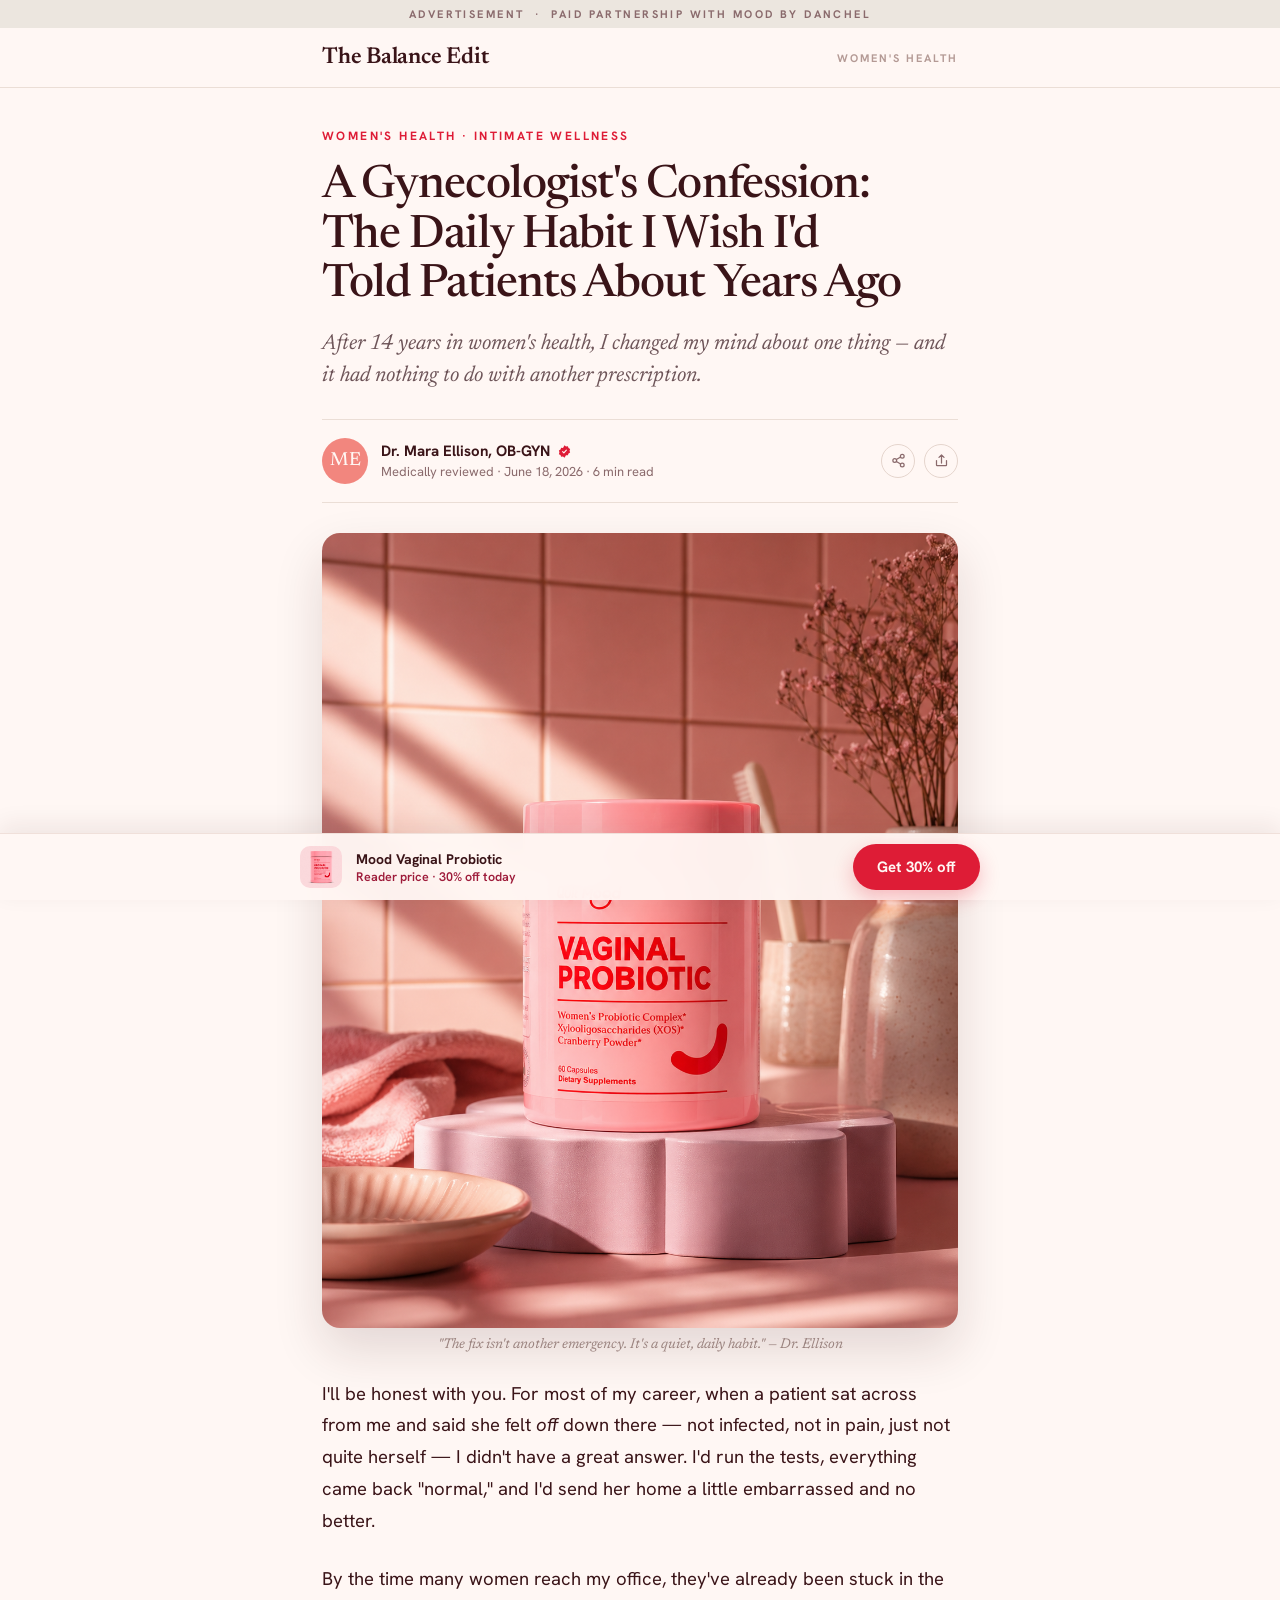
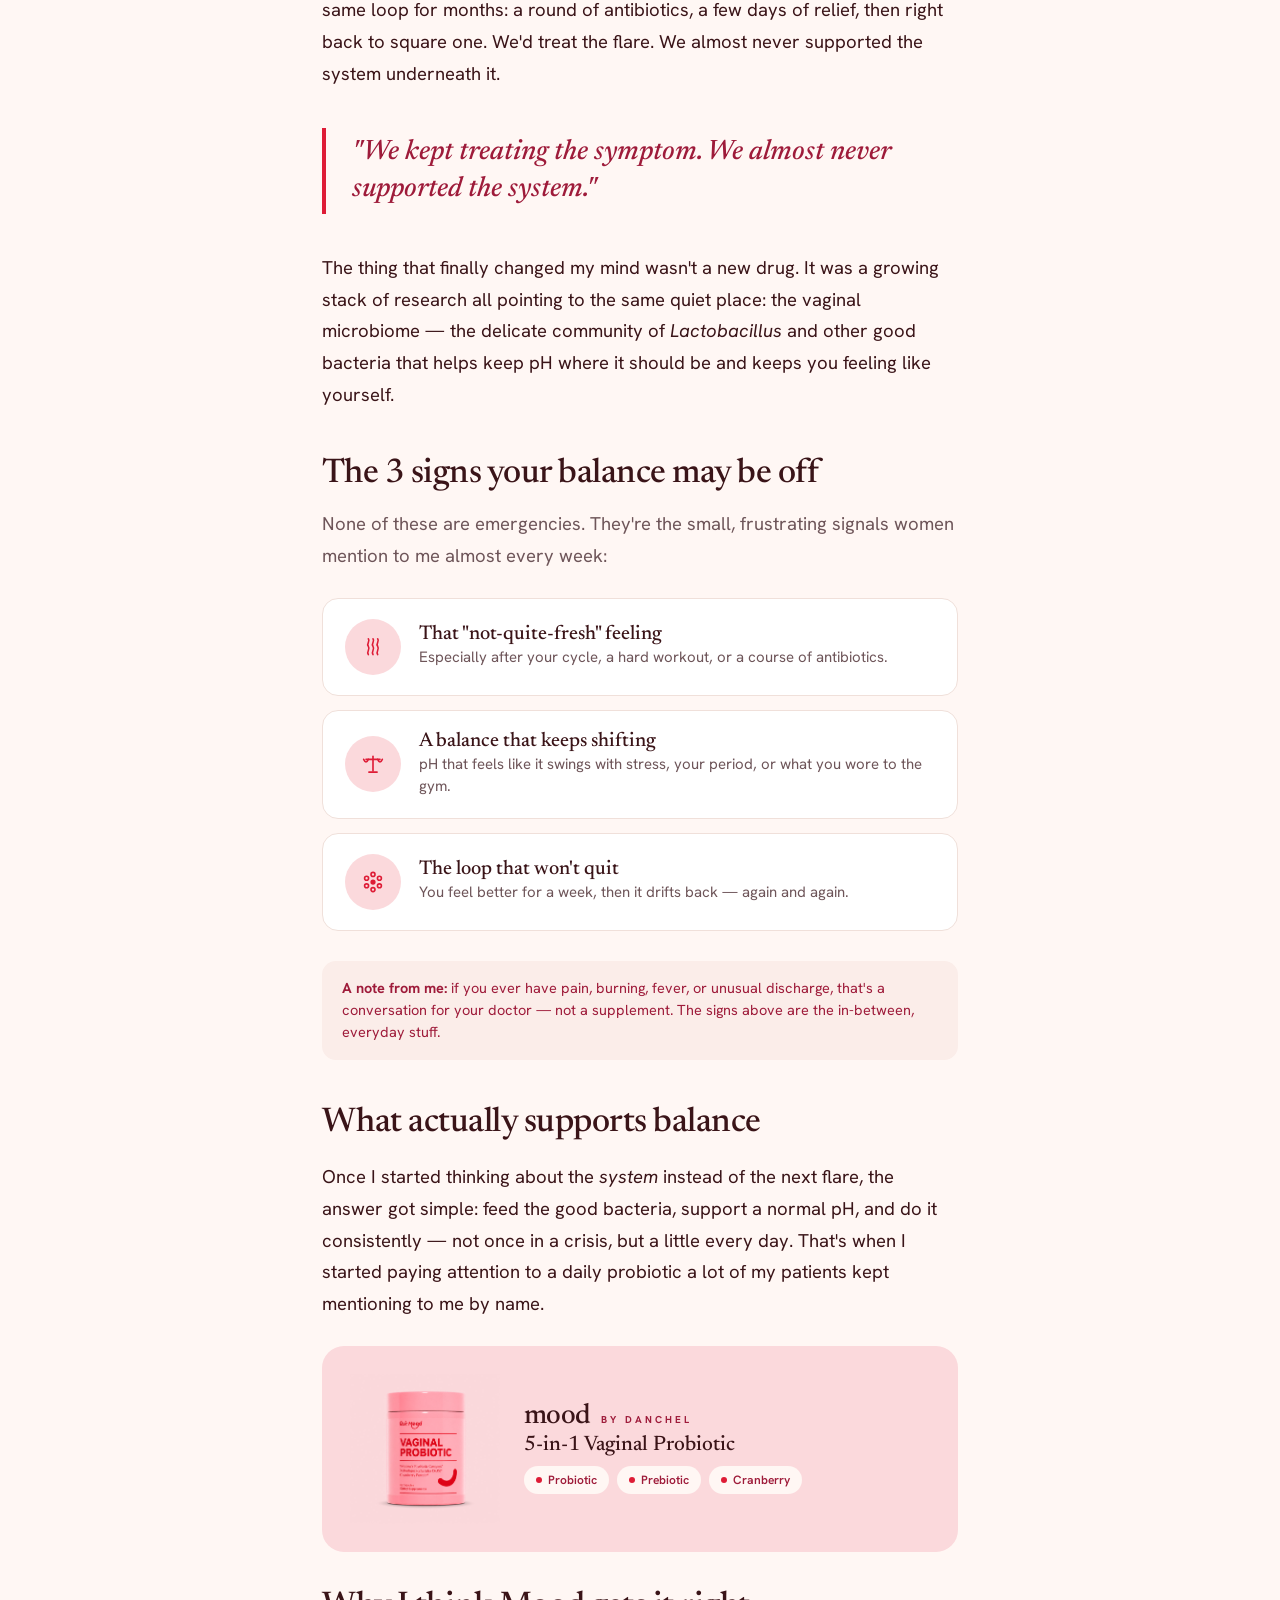
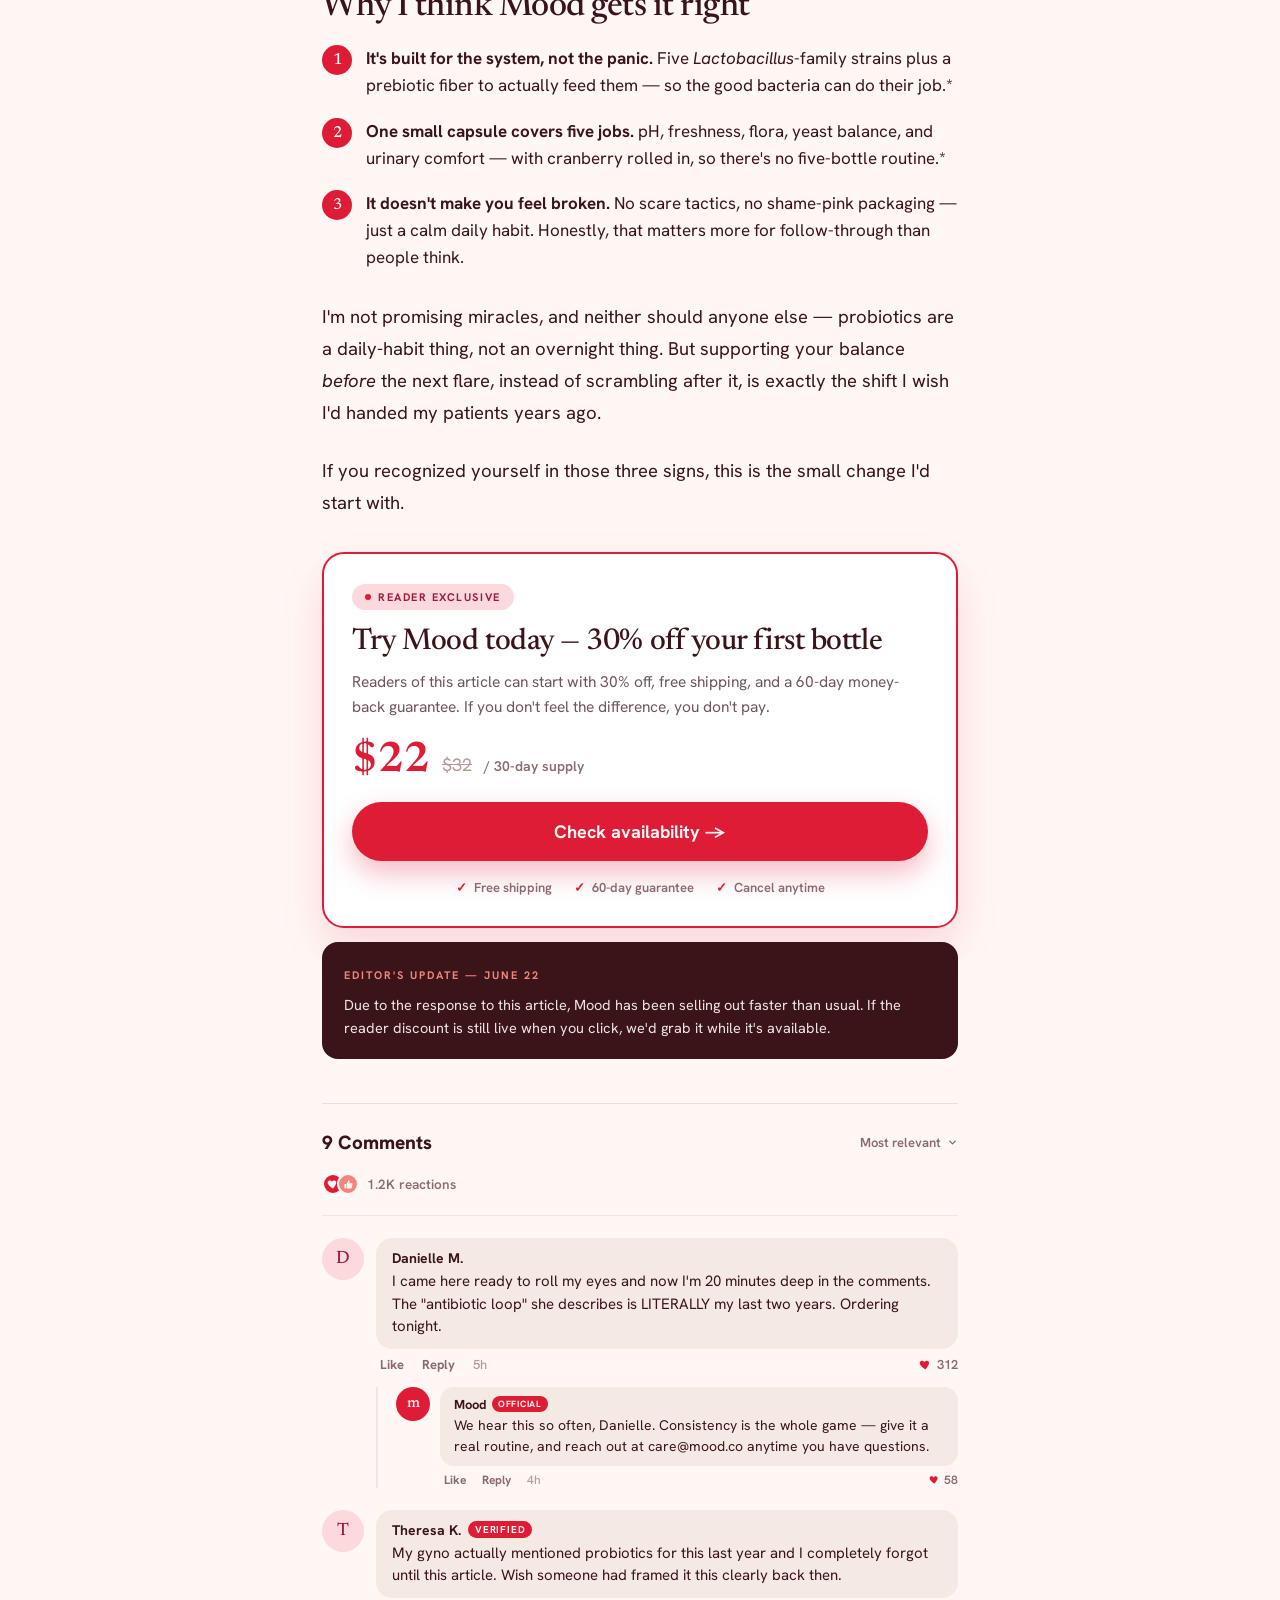
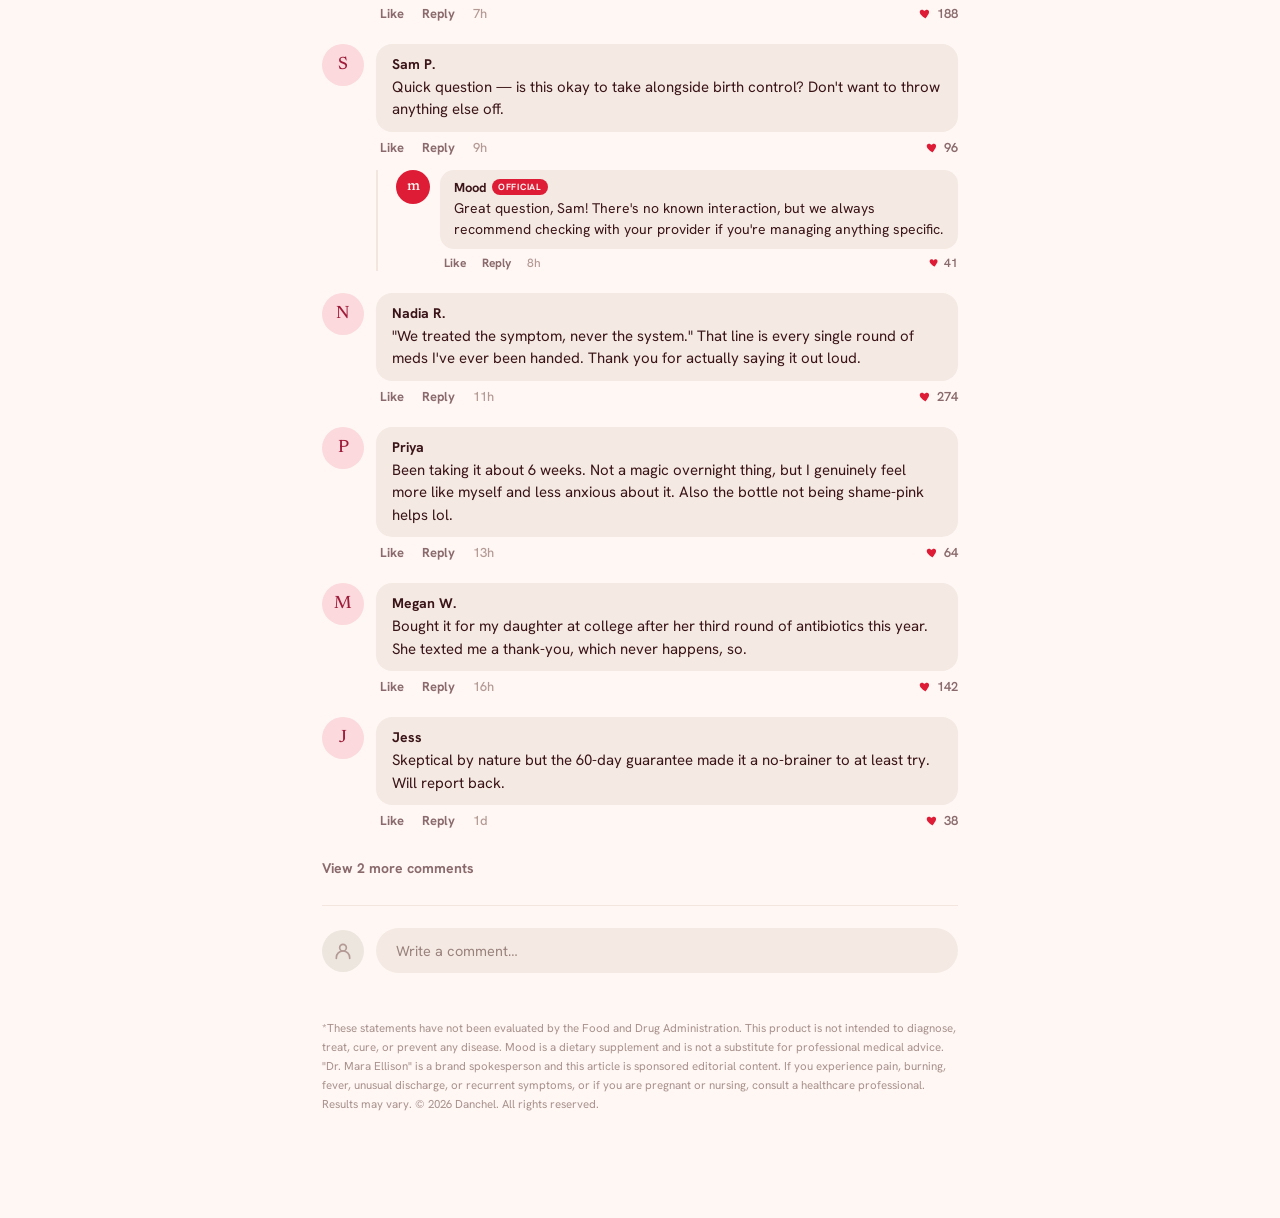
<file: articles/dr-ellison.html>
<!DOCTYPE html>
<html lang="en">
<head>
<meta charset="UTF-8">
<meta name="viewport" content="width=device-width, initial-scale=1">
<meta name="robots" content="noindex, nofollow">
<title>A Gynecologist's Confession — The Balance Edit</title>
<link rel="preconnect" href="https://fonts.googleapis.com">
<link rel="preconnect" href="https://fonts.gstatic.com" crossorigin>
<link href="https://fonts.googleapis.com/css2?family=Newsreader:ital,opsz,wght@0,6..72,400;0,6..72,500;0,6..72,600;1,6..72,400;1,6..72,500;1,6..72,600&family=Hanken+Grotesk:wght@400;500;600;700;800&display=swap" rel="stylesheet">

<!-- Meta Pixel Code -->
<script>
!function(f,b,e,v,n,t,s)
{if(f.fbq)return;n=f.fbq=function(){n.callMethod?
n.callMethod.apply(n,arguments):n.queue.push(arguments)};
if(!f._fbq)f._fbq=n;n.push=n;n.loaded=!0;n.version='2.0';
n.queue=[];t=b.createElement(e);t.async=!0;
t.src=v;s=b.getElementsByTagName(e)[0];
s.parentNode.insertBefore(t,s)}(window, document,'script',
'https://connect.facebook.net/en_US/fbevents.js');
fbq('init', '2093374727886078');
fbq('init', '1049642800756244');
fbq('track', 'PageView');
</script>
<noscript><img height="1" width="1" style="display:none"
src="https://www.facebook.com/tr?id=2093374727886078&ev=PageView&noscript=1"
/></noscript>
<noscript><img height="1" width="1" style="display:none"
src="https://www.facebook.com/tr?id=1049642800756244&ev=PageView&noscript=1"
/></noscript>
<!-- End Meta Pixel Code -->

<style>
  * { box-sizing: border-box; }
  body { margin: 0; }
  .hidden-comment { display: none; }
  .like-trigger { cursor: pointer; }

  /* Google Translate widget — suppress the top banner + iframe shift it injects */
  body { top: 0 !important; position: static !important; }
  .goog-te-banner-frame { display: none !important; }
  .lang-toggle { font-family: 'Hanken Grotesk', sans-serif; }
  .lang-toggle .goog-te-gadget { font-size: 0 !important; }
  .lang-toggle .goog-te-gadget-simple {
    background: #FBD9DC !important;
    border: none !important;
    border-radius: 999px !important;
    padding: 7px 14px !important;
    font-size: 13px !important;
    font-weight: 600 !important;
    color: #9E1B3A !important;
    cursor: pointer;
  }
  .lang-toggle .goog-te-gadget-simple .goog-te-menu-value span { color: #9E1B3A !important; }
</style>
</head>
<body>

<div style="background:#FFF7F4; font-family:'Hanken Grotesk',sans-serif; color:#3A1418; padding-bottom:84px;">

  <!-- ============ ADVERTORIAL DISCLOSURE BAR ============ -->
  <div style="background:#ECE6DF; color:#8A6A6C; text-align:center; padding:7px 16px; font-size:11px; font-weight:700; letter-spacing:0.22em; text-transform:uppercase;">
    Advertisement &nbsp;·&nbsp; Paid partnership with Mood by Danchel
  </div>

  <!-- ============ EDITORIAL MASTHEAD ============ -->
  <div style="border-bottom:1px solid #EBDED6; background:#FFF7F4;">
    <div style="max-width:680px; margin:0 auto; padding:18px 22px; display:flex; align-items:center; justify-content:space-between; gap:14px;">
      <div style="font-family:'Newsreader',serif; font-weight:600; font-size:23px; letter-spacing:-0.01em; color:#3A1418;">The Balance Edit</div>
      <div style="display:flex; align-items:center; gap:14px;">
        <div id="google_translate_element" class="lang-toggle"></div>
        <div style="font-size:11px; font-weight:700; letter-spacing:0.18em; text-transform:uppercase; color:#B49A95;">Women's Health</div>
      </div>
    </div>
  </div>

  <!-- ============ ARTICLE ============ -->
  <article style="max-width:680px; margin:0 auto; padding:0 22px;">

    <!-- header -->
    <div style="padding:40px 0 4px;">
      <div style="font-size:12px; font-weight:700; letter-spacing:0.2em; text-transform:uppercase; color:#DE1C36; margin-bottom:18px;">Women's Health · Intimate Wellness</div>
      <h1 style="font-family:'Newsreader',serif; font-weight:500; font-size:clamp(32px,6vw,46px); line-height:1.08; letter-spacing:-0.02em; margin:0 0 18px; text-wrap:balance;">A Gynecologist's Confession: The Daily Habit I Wish I'd Told Patients About Years Ago</h1>
      <p style="font-family:'Newsreader',serif; font-style:italic; font-weight:400; font-size:clamp(18px,2.6vw,22px); line-height:1.45; color:#6E5559; margin:0 0 26px;">After 14 years in women's health, I changed my mind about one thing — and it had nothing to do with another prescription.</p>

      <!-- byline -->
      <div style="display:flex; align-items:center; gap:13px; padding:18px 0; border-top:1px solid #EBDED6; border-bottom:1px solid #EBDED6;">
        <div style="width:46px; height:46px; border-radius:50%; background:#F2867E; color:#FFF7F4; display:flex; align-items:center; justify-content:center; font-family:'Newsreader',serif; font-weight:500; font-size:19px; flex-shrink:0;">ME</div>
        <div style="flex:1;">
          <div style="display:flex; align-items:center; gap:7px;">
            <span style="font-weight:700; font-size:15px; color:#3A1418;">Dr. Mara Ellison, OB-GYN</span>
            <svg width="15" height="15" viewBox="0 0 24 24" fill="#DE1C36"><path d="M12 2l2.4 1.8 3-.2 1 2.8 2.6 1.5-.9 2.9.9 2.9-2.6 1.5-1 2.8-3-.2L12 22l-2.4-1.9-3 .2-1-2.8L3 16.2l.9-2.9L3 10.4l2.6-1.5 1-2.8 3 .2z"/><path d="M9 12.2l2 2 4-4.4" stroke="#FFF7F4" stroke-width="1.8" fill="none" stroke-linecap="round" stroke-linejoin="round"/></svg>
          </div>
          <div style="font-size:13px; color:#8A6A6C; margin-top:2px;">Medically reviewed · June 18, 2026 · 6 min read</div>
        </div>
        <div style="display:flex; gap:9px;">
          <div style="width:34px; height:34px; border-radius:50%; border:1px solid #E5D5CD; display:flex; align-items:center; justify-content:center;"><svg width="15" height="15" viewBox="0 0 24 24" fill="none" stroke="#8A6A6C" stroke-width="2" stroke-linecap="round" stroke-linejoin="round"><circle cx="18" cy="5" r="3"/><circle cx="6" cy="12" r="3"/><circle cx="18" cy="19" r="3"/><path d="M8.6 13.5l6.8 4M15.4 6.5l-6.8 4"/></svg></div>
          <div style="width:34px; height:34px; border-radius:50%; border:1px solid #E5D5CD; display:flex; align-items:center; justify-content:center;"><svg width="15" height="15" viewBox="0 0 24 24" fill="none" stroke="#8A6A6C" stroke-width="2" stroke-linecap="round" stroke-linejoin="round"><path d="M4 12v7a1 1 0 0 0 1 1h14a1 1 0 0 0 1-1v-7"/><path d="M12 3v13M8 7l4-4 4 4"/></svg></div>
        </div>
      </div>
    </div>

    <!-- hero image -->
    <figure style="margin:26px 0 8px;">
      <div style="border-radius:18px; overflow:hidden; box-shadow:0 22px 50px rgba(58,20,24,0.14);">
        <img src="../assets/images/shot-bathroom.png" alt="Mood Vaginal Probiotic on a bathroom shelf" style="width:100%; display:block;">
      </div>
      <figcaption style="font-family:'Newsreader',serif; font-style:italic; font-size:14px; color:#9A827E; margin-top:10px; text-align:center;">"The fix isn't another emergency. It's a quiet, daily habit." — Dr. Ellison</figcaption>
    </figure>

    <!-- body -->
    <div style="font-size:18.5px; line-height:1.72; color:#3A1418;">
      <p style="margin:26px 0;">I'll be honest with you. For most of my career, when a patient sat across from me and said she felt <em>off</em> down there — not infected, not in pain, just not quite herself — I didn't have a great answer. I'd run the tests, everything came back "normal," and I'd send her home a little embarrassed and no better.</p>

      <p style="margin:26px 0;">By the time many women reach my office, they've already been stuck in the same loop for months: a round of antibiotics, a few days of relief, then right back to square one. We'd treat the flare. We almost never supported the system underneath it.</p>

      <!-- pull quote -->
      <blockquote style="margin:38px 0; padding:6px 0 6px 26px; border-left:4px solid #DE1C36;">
        <p style="font-family:'Newsreader',serif; font-style:italic; font-weight:500; font-size:clamp(22px,3.4vw,28px); line-height:1.32; color:#9E1B3A; margin:0;">"We kept treating the symptom. We almost never supported the system."</p>
      </blockquote>

      <p style="margin:26px 0;">The thing that finally changed my mind wasn't a new drug. It was a growing stack of research all pointing to the same quiet place: the vaginal microbiome — the delicate community of <em>Lactobacillus</em> and other good bacteria that helps keep pH where it should be and keeps you feeling like yourself.</p>

      <h2 style="font-family:'Newsreader',serif; font-weight:500; font-size:clamp(26px,4vw,34px); line-height:1.15; letter-spacing:-0.015em; margin:44px 0 8px;">The 3 signs your balance may be off</h2>
      <p style="margin:14px 0 26px; color:#6E5559;">None of these are emergencies. They're the small, frustrating signals women mention to me almost every week:</p>
    </div>

    <!-- 3 signs list -->
    <div style="display:flex; flex-direction:column; gap:14px; margin:0 0 30px;">
      <div style="display:flex; gap:18px; align-items:center; background:#FFFFFF; border:1px solid #F0E0DA; border-radius:16px; padding:20px 22px;">
        <div style="flex-shrink:0; width:56px; height:56px; border-radius:50%; background:#FBD9DC; display:flex; align-items:center; justify-content:center;">
          <svg width="28" height="28" viewBox="0 0 48 48" fill="none" stroke="#DE1C36" stroke-width="2.8" stroke-linecap="round" stroke-linejoin="round"><path d="M16 37 C12 31 20 29 16 23 C12 17 20 15 16 10"/><path d="M24 37 C20 31 28 29 24 23 C20 17 28 15 24 10"/><path d="M32 37 C28 31 36 29 32 23 C28 17 36 15 32 10"/></svg>
        </div>
        <div>
          <div style="font-family:'Newsreader',serif; font-weight:500; font-size:20px; margin-bottom:2px;">That "not-quite-fresh" feeling</div>
          <div style="font-size:15px; line-height:1.5; color:#6E5559;">Especially after your cycle, a hard workout, or a course of antibiotics.</div>
        </div>
      </div>
      <div style="display:flex; gap:18px; align-items:center; background:#FFFFFF; border:1px solid #F0E0DA; border-radius:16px; padding:20px 22px;">
        <div style="flex-shrink:0; width:56px; height:56px; border-radius:50%; background:#FBD9DC; display:flex; align-items:center; justify-content:center;">
          <svg width="28" height="28" viewBox="0 0 48 48" fill="none" stroke="#DE1C36" stroke-width="2.8" stroke-linecap="round" stroke-linejoin="round"><line x1="24" y1="11" x2="24" y2="36"/><line x1="12" y1="16" x2="36" y2="16"/><path d="M8 16 Q12 25 16 16"/><path d="M32 16 Q36 25 40 16"/><line x1="17" y1="38" x2="31" y2="38"/></svg>
        </div>
        <div>
          <div style="font-family:'Newsreader',serif; font-weight:500; font-size:20px; margin-bottom:2px;">A balance that keeps shifting</div>
          <div style="font-size:15px; line-height:1.5; color:#6E5559;">pH that feels like it swings with stress, your period, or what you wore to the gym.</div>
        </div>
      </div>
      <div style="display:flex; gap:18px; align-items:center; background:#FFFFFF; border:1px solid #F0E0DA; border-radius:16px; padding:20px 22px;">
        <div style="flex-shrink:0; width:56px; height:56px; border-radius:50%; background:#FBD9DC; display:flex; align-items:center; justify-content:center;">
          <svg width="28" height="28" viewBox="0 0 48 48" fill="none" stroke="#DE1C36" stroke-width="2.8" stroke-linecap="round" stroke-linejoin="round"><circle cx="24" cy="24" r="4.5" fill="#DE1C36" stroke="none"/><circle cx="24" cy="11" r="3.4"/><circle cx="24" cy="37" r="3.4"/><circle cx="13" cy="17.5" r="3.4"/><circle cx="35" cy="17.5" r="3.4"/><circle cx="13" cy="30.5" r="3.4"/><circle cx="35" cy="30.5" r="3.4"/></svg>
        </div>
        <div>
          <div style="font-family:'Newsreader',serif; font-weight:500; font-size:20px; margin-bottom:2px;">The loop that won't quit</div>
          <div style="font-size:15px; line-height:1.5; color:#6E5559;">You feel better for a week, then it drifts back — again and again.</div>
        </div>
      </div>
    </div>

    <div style="background:#FBEDE9; border-radius:14px; padding:16px 20px; font-size:14.5px; line-height:1.55; color:#9E1B3A; margin:0 0 8px;">
      <strong>A note from me:</strong> if you ever have pain, burning, fever, or unusual discharge, that's a conversation for your doctor — not a supplement. The signs above are the in-between, everyday stuff.
    </div>

    <div style="font-size:18.5px; line-height:1.72; color:#3A1418;">
      <h2 style="font-family:'Newsreader',serif; font-weight:500; font-size:clamp(26px,4vw,34px); line-height:1.15; letter-spacing:-0.015em; margin:44px 0 8px;">What actually supports balance</h2>
      <p style="margin:18px 0 26px;">Once I started thinking about the <em>system</em> instead of the next flare, the answer got simple: feed the good bacteria, support a normal pH, and do it consistently — not once in a crisis, but a little every day. That's when I started paying attention to a daily probiotic a lot of my patients kept mentioning to me by name.</p>
    </div>

    <!-- inline product reveal -->
    <div style="background:#FBD9DC; border-radius:22px; padding:28px; margin:8px 0 28px; display:flex; gap:24px; align-items:center; flex-wrap:wrap;">
      <div style="flex:0 0 150px; margin:0 auto;">
        <img src="../assets/images/product-clean.png" alt="Mood Vaginal Probiotic" style="width:150px; display:block; margin:0 auto;">
      </div>
      <div style="flex:1 1 240px; min-width:220px;">
        <div style="display:flex; align-items:baseline; gap:10px; margin-bottom:6px;">
          <span style="font-family:'Newsreader',serif; font-weight:500; font-size:28px; letter-spacing:-0.02em; color:#3A1418; line-height:0.9;">mood</span>
          <span style="font-size:10px; font-weight:700; letter-spacing:0.3em; text-transform:uppercase; color:#9E1B3A;">by Danchel</span>
        </div>
        <div style="font-family:'Newsreader',serif; font-weight:500; font-size:21px; margin-bottom:10px;">5-in-1 Vaginal Probiotic</div>
        <div style="display:flex; flex-wrap:wrap; gap:8px;">
          <span style="display:flex; align-items:center; gap:6px; background:#FFF7F4; color:#9E1B3A; font-size:12px; font-weight:600; padding:6px 12px; border-radius:999px;"><span style="width:6px; height:6px; border-radius:50%; background:#DE1C36;"></span>Probiotic</span>
          <span style="display:flex; align-items:center; gap:6px; background:#FFF7F4; color:#9E1B3A; font-size:12px; font-weight:600; padding:6px 12px; border-radius:999px;"><span style="width:6px; height:6px; border-radius:50%; background:#DE1C36;"></span>Prebiotic</span>
          <span style="display:flex; align-items:center; gap:6px; background:#FFF7F4; color:#9E1B3A; font-size:12px; font-weight:600; padding:6px 12px; border-radius:999px;"><span style="width:6px; height:6px; border-radius:50%; background:#DE1C36;"></span>Cranberry</span>
        </div>
      </div>
    </div>

    <div style="font-size:18.5px; line-height:1.72; color:#3A1418;">
      <h2 style="font-family:'Newsreader',serif; font-weight:500; font-size:clamp(26px,4vw,34px); line-height:1.15; letter-spacing:-0.015em; margin:36px 0 18px;">Why I think Mood gets it right</h2>
    </div>

    <!-- why points -->
    <div style="display:flex; flex-direction:column; gap:18px; margin:0 0 30px;">
      <div style="display:flex; gap:14px; align-items:flex-start;">
        <div style="flex-shrink:0; width:30px; height:30px; border-radius:50%; background:#DE1C36; color:#FFF7F4; display:flex; align-items:center; justify-content:center; font-family:'Newsreader',serif; font-weight:500; font-size:16px;">1</div>
        <div style="font-size:17px; line-height:1.6; color:#3A1418;"><strong>It's built for the system, not the panic.</strong> Five <em>Lactobacillus</em>-family strains plus a prebiotic fiber to actually feed them — so the good bacteria can do their job.*</div>
      </div>
      <div style="display:flex; gap:14px; align-items:flex-start;">
        <div style="flex-shrink:0; width:30px; height:30px; border-radius:50%; background:#DE1C36; color:#FFF7F4; display:flex; align-items:center; justify-content:center; font-family:'Newsreader',serif; font-weight:500; font-size:16px;">2</div>
        <div style="font-size:17px; line-height:1.6; color:#3A1418;"><strong>One small capsule covers five jobs.</strong> pH, freshness, flora, yeast balance, and urinary comfort — with cranberry rolled in, so there's no five-bottle routine.*</div>
      </div>
      <div style="display:flex; gap:14px; align-items:flex-start;">
        <div style="flex-shrink:0; width:30px; height:30px; border-radius:50%; background:#DE1C36; color:#FFF7F4; display:flex; align-items:center; justify-content:center; font-family:'Newsreader',serif; font-weight:500; font-size:16px;">3</div>
        <div style="font-size:17px; line-height:1.6; color:#3A1418;"><strong>It doesn't make you feel broken.</strong> No scare tactics, no shame-pink packaging — just a calm daily habit. Honestly, that matters more for follow-through than people think.</div>
      </div>
    </div>

    <div style="font-size:18.5px; line-height:1.72; color:#3A1418;">
      <p style="margin:26px 0;">I'm not promising miracles, and neither should anyone else — probiotics are a daily-habit thing, not an overnight thing. But supporting your balance <em>before</em> the next flare, instead of scrambling after it, is exactly the shift I wish I'd handed my patients years ago.</p>
      <p style="margin:26px 0;">If you recognized yourself in those three signs, this is the small change I'd start with.</p>
    </div>

    <!-- ============ OFFER BOX ============ -->
    <div id="offer" style="background:#FFFFFF; border:2px solid #DE1C36; border-radius:22px; padding:30px 28px; margin:34px 0 12px; box-shadow:0 20px 44px rgba(222,28,54,0.14);">
      <div style="display:inline-flex; align-items:center; gap:7px; background:#FBD9DC; color:#9E1B3A; font-size:11px; font-weight:700; letter-spacing:0.14em; text-transform:uppercase; padding:6px 13px; border-radius:999px; margin-bottom:16px;">
        <span style="width:6px; height:6px; border-radius:50%; background:#DE1C36;"></span>Reader exclusive
      </div>
      <h3 style="font-family:'Newsreader',serif; font-weight:500; font-size:clamp(24px,4vw,30px); line-height:1.12; letter-spacing:-0.015em; margin:0 0 10px;">Try Mood today — 30% off your first bottle</h3>
      <p style="font-size:15.5px; line-height:1.6; color:#6E5559; margin:0 0 20px;">Readers of this article can start with 30% off, free shipping, and a 60-day money-back guarantee. If you don't feel the difference, you don't pay.</p>
      <div style="display:flex; align-items:baseline; gap:12px; margin-bottom:20px;">
        <span style="font-family:'Newsreader',serif; font-weight:600; font-size:42px; color:#DE1C36; line-height:1;">$22</span>
        <span style="font-size:18px; color:#B49A95; text-decoration:line-through;">$32</span>
        <span style="font-size:14px; color:#8A6A6C; font-weight:600;">/ 30-day supply</span>
      </div>
      <a href="https://mood.officialdanchel.com?utm_source=advertorial&utm_medium=article&utm_campaign=dr-ellison&utm_content=offer-box" style="display:block; text-align:center; text-decoration:none; background:#DE1C36; color:#FFF7F4; font-size:18px; font-weight:700; padding:18px; border-radius:999px; box-shadow:0 12px 28px rgba(222,28,54,0.3);">Check availability &rarr;</a>
      <div style="display:flex; justify-content:center; gap:22px; margin-top:18px; flex-wrap:wrap;">
        <span style="display:flex; align-items:center; gap:7px; font-size:13px; font-weight:600; color:#8A6A6C;"><span style="color:#DE1C36;">✓</span> Free shipping</span>
        <span style="display:flex; align-items:center; gap:7px; font-size:13px; font-weight:600; color:#8A6A6C;"><span style="color:#DE1C36;">✓</span> 60-day guarantee</span>
        <span style="display:flex; align-items:center; gap:7px; font-size:13px; font-weight:600; color:#8A6A6C;"><span style="color:#DE1C36;">✓</span> Cancel anytime</span>
      </div>
    </div>

    <!-- editor update note -->
    <div style="background:#3A1418; color:#FFF7F4; border-radius:16px; padding:20px 22px; margin:14px 0 0; font-size:14.5px; line-height:1.6;">
      <span style="font-size:11px; font-weight:700; letter-spacing:0.18em; text-transform:uppercase; color:#F2867E;">Editor's update — June 22</span>
      <p style="margin:8px 0 0; color:rgba(255,247,244,0.92);">Due to the response to this article, Mood has been selling out faster than usual. If the reader discount is still live when you click, we'd grab it while it's available.</p>
    </div>

  </article>

  <!-- ============ COMMENTS ============ -->
  <section style="max-width:680px; margin:0 auto; padding:44px 22px 10px;">
    <div style="display:flex; align-items:center; justify-content:space-between; border-top:1px solid #EBDED6; padding-top:26px; margin-bottom:8px;">
      <h3 style="font-family:'Hanken Grotesk',sans-serif; font-weight:800; font-size:19px; margin:0; color:#3A1418;" id="comment-count">9 Comments</h3>
      <div style="display:flex; align-items:center; gap:6px; font-size:13px; font-weight:600; color:#8A6A6C;">Most relevant <svg width="11" height="11" viewBox="0 0 24 24" fill="none" stroke="#8A6A6C" stroke-width="3" stroke-linecap="round" stroke-linejoin="round"><path d="M6 9l6 6 6-6"/></svg></div>
    </div>

    <!-- reaction summary -->
    <div style="display:flex; align-items:center; gap:8px; padding:10px 0 20px; border-bottom:1px solid #F2E6DF; margin-bottom:22px;">
      <div style="display:flex;">
        <span style="width:22px; height:22px; border-radius:50%; background:#DE1C36; display:flex; align-items:center; justify-content:center; border:2px solid #FFF7F4;"><svg width="12" height="12" viewBox="0 0 24 24" fill="#FFF7F4"><path d="M12 21s-7.5-4.6-10-9.2C.3 8.4 2 5 5.5 5c2 0 3.2 1.1 4.5 2.6C11.3 6.1 12.5 5 14.5 5 18 5 19.7 8.4 18 11.8 15.5 16.4 12 21 12 21z"/></svg></span>
        <span style="width:22px; height:22px; border-radius:50%; background:#F2867E; display:flex; align-items:center; justify-content:center; border:2px solid #FFF7F4; margin-left:-7px;"><svg width="11" height="11" viewBox="0 0 24 24" fill="#FFF7F4"><path d="M7 11v9H3v-9zM21 11l-2 8a2 2 0 0 1-2 1.5H8V10l4-7a2 2 0 0 1 2 1v5h5a2 2 0 0 1 2 2z"/></svg></span>
      </div>
      <span style="font-size:13.5px; color:#8A6A6C; font-weight:600;">1.2K reactions</span>
    </div>

    <!-- comment list -->
    <div id="comment-list">

      <!-- c1: Danielle M. -->
      <div style="display:flex; gap:12px; margin-bottom:22px;">
        <div style="flex-shrink:0; width:42px; height:42px; border-radius:50%; display:flex; align-items:center; justify-content:center; font-family:'Newsreader',serif; font-weight:500; font-size:18px; background:#FBD9DC; color:#9E1B3A;">D</div>
        <div style="flex:1; min-width:0;">
          <div style="background:#F4EAE3; border-radius:16px; padding:11px 16px;">
            <div style="display:flex; align-items:center; gap:7px; margin-bottom:3px;">
              <span style="font-weight:700; font-size:14px; color:#3A1418;">Danielle M.</span>
            </div>
            <div style="font-size:15px; line-height:1.5; color:#3A1418;">I came here ready to roll my eyes and now I'm 20 minutes deep in the comments. The "antibiotic loop" she describes is LITERALLY my last two years. Ordering tonight.</div>
          </div>
          <div style="display:flex; align-items:center; gap:18px; margin:7px 0 0 4px; font-size:13px; font-weight:700; color:#8A6A6C;">
            <span class="like-trigger" data-base-likes="312" style="color:#8A6A6C;">Like</span>
            <span style="cursor:pointer;">Reply</span>
            <span style="font-weight:500; color:#B49A95;">5h</span>
            <span style="margin-left:auto; display:flex; align-items:center; gap:5px; color:#8A6A6C; font-weight:600;"><svg width="13" height="13" viewBox="0 0 24 24" fill="#DE1C36"><path d="M12 21s-7.5-4.6-10-9.2C.3 8.4 2 5 5.5 5c2 0 3.2 1.1 4.5 2.6C11.3 6.1 12.5 5 14.5 5 18 5 19.7 8.4 18 11.8 15.5 16.4 12 21 12 21z"/></svg><span class="like-count">312</span></span>
          </div>
          <div style="margin-top:14px; padding-left:18px; border-left:2px solid #F2E6DF; display:flex; flex-direction:column; gap:14px;">
            <div style="display:flex; gap:10px;">
              <div style="flex-shrink:0; width:34px; height:34px; border-radius:50%; display:flex; align-items:center; justify-content:center; font-family:'Newsreader',serif; font-weight:500; font-size:15px; background:#DE1C36; color:#FFF7F4;">m</div>
              <div style="flex:1; min-width:0;">
                <div style="background:#F4EAE3; border-radius:14px; padding:9px 14px;">
                  <div style="display:flex; align-items:center; gap:6px; margin-bottom:2px;">
                    <span style="font-weight:700; font-size:13px; color:#3A1418;">Mood</span>
                    <span style="font-size:9px; font-weight:700; letter-spacing:0.08em; text-transform:uppercase; background:#DE1C36; color:#FFF7F4; padding:2px 6px; border-radius:999px;">Official</span>
                  </div>
                  <div style="font-size:14px; line-height:1.5; color:#3A1418;">We hear this so often, Danielle. Consistency is the whole game — give it a real routine, and reach out at care@mood.co anytime you have questions.</div>
                </div>
                <div style="display:flex; align-items:center; gap:16px; margin:6px 0 0 4px; font-size:12px; font-weight:700; color:#8A6A6C;">
                  <span class="like-trigger" data-base-likes="58" style="color:#8A6A6C;">Like</span>
                  <span style="cursor:pointer;">Reply</span>
                  <span style="font-weight:500; color:#B49A95;">4h</span>
                  <span style="margin-left:auto; display:flex; align-items:center; gap:4px; color:#8A6A6C; font-weight:600;"><svg width="11" height="11" viewBox="0 0 24 24" fill="#DE1C36"><path d="M12 21s-7.5-4.6-10-9.2C.3 8.4 2 5 5.5 5c2 0 3.2 1.1 4.5 2.6C11.3 6.1 12.5 5 14.5 5 18 5 19.7 8.4 18 11.8 15.5 16.4 12 21 12 21z"/></svg><span class="like-count">58</span></span>
                </div>
              </div>
            </div>
          </div>
        </div>
      </div>

      <!-- c2: Theresa K. -->
      <div style="display:flex; gap:12px; margin-bottom:22px;">
        <div style="flex-shrink:0; width:42px; height:42px; border-radius:50%; display:flex; align-items:center; justify-content:center; font-family:'Newsreader',serif; font-weight:500; font-size:18px; background:#FBD9DC; color:#9E1B3A;">T</div>
        <div style="flex:1; min-width:0;">
          <div style="background:#F4EAE3; border-radius:16px; padding:11px 16px;">
            <div style="display:flex; align-items:center; gap:7px; margin-bottom:3px;">
              <span style="font-weight:700; font-size:14px; color:#3A1418;">Theresa K.</span>
              <span style="font-size:10px; font-weight:700; letter-spacing:0.08em; text-transform:uppercase; background:#DE1C36; color:#FFF7F4; padding:2px 7px; border-radius:999px;">Verified</span>
            </div>
            <div style="font-size:15px; line-height:1.5; color:#3A1418;">My gyno actually mentioned probiotics for this last year and I completely forgot until this article. Wish someone had framed it this clearly back then.</div>
          </div>
          <div style="display:flex; align-items:center; gap:18px; margin:7px 0 0 4px; font-size:13px; font-weight:700; color:#8A6A6C;">
            <span class="like-trigger" data-base-likes="188" style="color:#8A6A6C;">Like</span>
            <span style="cursor:pointer;">Reply</span>
            <span style="font-weight:500; color:#B49A95;">7h</span>
            <span style="margin-left:auto; display:flex; align-items:center; gap:5px; color:#8A6A6C; font-weight:600;"><svg width="13" height="13" viewBox="0 0 24 24" fill="#DE1C36"><path d="M12 21s-7.5-4.6-10-9.2C.3 8.4 2 5 5.5 5c2 0 3.2 1.1 4.5 2.6C11.3 6.1 12.5 5 14.5 5 18 5 19.7 8.4 18 11.8 15.5 16.4 12 21 12 21z"/></svg><span class="like-count">188</span></span>
          </div>
        </div>
      </div>

      <!-- c3: Sam P. -->
      <div style="display:flex; gap:12px; margin-bottom:22px;">
        <div style="flex-shrink:0; width:42px; height:42px; border-radius:50%; display:flex; align-items:center; justify-content:center; font-family:'Newsreader',serif; font-weight:500; font-size:18px; background:#FBD9DC; color:#9E1B3A;">S</div>
        <div style="flex:1; min-width:0;">
          <div style="background:#F4EAE3; border-radius:16px; padding:11px 16px;">
            <div style="display:flex; align-items:center; gap:7px; margin-bottom:3px;">
              <span style="font-weight:700; font-size:14px; color:#3A1418;">Sam P.</span>
            </div>
            <div style="font-size:15px; line-height:1.5; color:#3A1418;">Quick question — is this okay to take alongside birth control? Don't want to throw anything else off.</div>
          </div>
          <div style="display:flex; align-items:center; gap:18px; margin:7px 0 0 4px; font-size:13px; font-weight:700; color:#8A6A6C;">
            <span class="like-trigger" data-base-likes="96" style="color:#8A6A6C;">Like</span>
            <span style="cursor:pointer;">Reply</span>
            <span style="font-weight:500; color:#B49A95;">9h</span>
            <span style="margin-left:auto; display:flex; align-items:center; gap:5px; color:#8A6A6C; font-weight:600;"><svg width="13" height="13" viewBox="0 0 24 24" fill="#DE1C36"><path d="M12 21s-7.5-4.6-10-9.2C.3 8.4 2 5 5.5 5c2 0 3.2 1.1 4.5 2.6C11.3 6.1 12.5 5 14.5 5 18 5 19.7 8.4 18 11.8 15.5 16.4 12 21 12 21z"/></svg><span class="like-count">96</span></span>
          </div>
          <div style="margin-top:14px; padding-left:18px; border-left:2px solid #F2E6DF; display:flex; flex-direction:column; gap:14px;">
            <div style="display:flex; gap:10px;">
              <div style="flex-shrink:0; width:34px; height:34px; border-radius:50%; display:flex; align-items:center; justify-content:center; font-family:'Newsreader',serif; font-weight:500; font-size:15px; background:#DE1C36; color:#FFF7F4;">m</div>
              <div style="flex:1; min-width:0;">
                <div style="background:#F4EAE3; border-radius:14px; padding:9px 14px;">
                  <div style="display:flex; align-items:center; gap:6px; margin-bottom:2px;">
                    <span style="font-weight:700; font-size:13px; color:#3A1418;">Mood</span>
                    <span style="font-size:9px; font-weight:700; letter-spacing:0.08em; text-transform:uppercase; background:#DE1C36; color:#FFF7F4; padding:2px 6px; border-radius:999px;">Official</span>
                  </div>
                  <div style="font-size:14px; line-height:1.5; color:#3A1418;">Great question, Sam! There's no known interaction, but we always recommend checking with your provider if you're managing anything specific.</div>
                </div>
                <div style="display:flex; align-items:center; gap:16px; margin:6px 0 0 4px; font-size:12px; font-weight:700; color:#8A6A6C;">
                  <span class="like-trigger" data-base-likes="41" style="color:#8A6A6C;">Like</span>
                  <span style="cursor:pointer;">Reply</span>
                  <span style="font-weight:500; color:#B49A95;">8h</span>
                  <span style="margin-left:auto; display:flex; align-items:center; gap:4px; color:#8A6A6C; font-weight:600;"><svg width="11" height="11" viewBox="0 0 24 24" fill="#DE1C36"><path d="M12 21s-7.5-4.6-10-9.2C.3 8.4 2 5 5.5 5c2 0 3.2 1.1 4.5 2.6C11.3 6.1 12.5 5 14.5 5 18 5 19.7 8.4 18 11.8 15.5 16.4 12 21 12 21z"/></svg><span class="like-count">41</span></span>
                </div>
              </div>
            </div>
          </div>
        </div>
      </div>

      <!-- c4: Nadia R. -->
      <div style="display:flex; gap:12px; margin-bottom:22px;">
        <div style="flex-shrink:0; width:42px; height:42px; border-radius:50%; display:flex; align-items:center; justify-content:center; font-family:'Newsreader',serif; font-weight:500; font-size:18px; background:#FBD9DC; color:#9E1B3A;">N</div>
        <div style="flex:1; min-width:0;">
          <div style="background:#F4EAE3; border-radius:16px; padding:11px 16px;">
            <div style="display:flex; align-items:center; gap:7px; margin-bottom:3px;">
              <span style="font-weight:700; font-size:14px; color:#3A1418;">Nadia R.</span>
            </div>
            <div style="font-size:15px; line-height:1.5; color:#3A1418;">"We treated the symptom, never the system." That line is every single round of meds I've ever been handed. Thank you for actually saying it out loud.</div>
          </div>
          <div style="display:flex; align-items:center; gap:18px; margin:7px 0 0 4px; font-size:13px; font-weight:700; color:#8A6A6C;">
            <span class="like-trigger" data-base-likes="274" style="color:#8A6A6C;">Like</span>
            <span style="cursor:pointer;">Reply</span>
            <span style="font-weight:500; color:#B49A95;">11h</span>
            <span style="margin-left:auto; display:flex; align-items:center; gap:5px; color:#8A6A6C; font-weight:600;"><svg width="13" height="13" viewBox="0 0 24 24" fill="#DE1C36"><path d="M12 21s-7.5-4.6-10-9.2C.3 8.4 2 5 5.5 5c2 0 3.2 1.1 4.5 2.6C11.3 6.1 12.5 5 14.5 5 18 5 19.7 8.4 18 11.8 15.5 16.4 12 21 12 21z"/></svg><span class="like-count">274</span></span>
          </div>
        </div>
      </div>

      <!-- c5: Priya -->
      <div style="display:flex; gap:12px; margin-bottom:22px;">
        <div style="flex-shrink:0; width:42px; height:42px; border-radius:50%; display:flex; align-items:center; justify-content:center; font-family:'Newsreader',serif; font-weight:500; font-size:18px; background:#FBD9DC; color:#9E1B3A;">P</div>
        <div style="flex:1; min-width:0;">
          <div style="background:#F4EAE3; border-radius:16px; padding:11px 16px;">
            <div style="display:flex; align-items:center; gap:7px; margin-bottom:3px;">
              <span style="font-weight:700; font-size:14px; color:#3A1418;">Priya</span>
            </div>
            <div style="font-size:15px; line-height:1.5; color:#3A1418;">Been taking it about 6 weeks. Not a magic overnight thing, but I genuinely feel more like myself and less anxious about it. Also the bottle not being shame-pink helps lol.</div>
          </div>
          <div style="display:flex; align-items:center; gap:18px; margin:7px 0 0 4px; font-size:13px; font-weight:700; color:#8A6A6C;">
            <span class="like-trigger" data-base-likes="64" style="color:#8A6A6C;">Like</span>
            <span style="cursor:pointer;">Reply</span>
            <span style="font-weight:500; color:#B49A95;">13h</span>
            <span style="margin-left:auto; display:flex; align-items:center; gap:5px; color:#8A6A6C; font-weight:600;"><svg width="13" height="13" viewBox="0 0 24 24" fill="#DE1C36"><path d="M12 21s-7.5-4.6-10-9.2C.3 8.4 2 5 5.5 5c2 0 3.2 1.1 4.5 2.6C11.3 6.1 12.5 5 14.5 5 18 5 19.7 8.4 18 11.8 15.5 16.4 12 21 12 21z"/></svg><span class="like-count">64</span></span>
          </div>
        </div>
      </div>

      <!-- c6: Megan W. (hidden by default) -->
      <div class="hidden-comment" style="display:flex; gap:12px; margin-bottom:22px;">
        <div style="flex-shrink:0; width:42px; height:42px; border-radius:50%; display:flex; align-items:center; justify-content:center; font-family:'Newsreader',serif; font-weight:500; font-size:18px; background:#FBD9DC; color:#9E1B3A;">M</div>
        <div style="flex:1; min-width:0;">
          <div style="background:#F4EAE3; border-radius:16px; padding:11px 16px;">
            <div style="display:flex; align-items:center; gap:7px; margin-bottom:3px;">
              <span style="font-weight:700; font-size:14px; color:#3A1418;">Megan W.</span>
            </div>
            <div style="font-size:15px; line-height:1.5; color:#3A1418;">Bought it for my daughter at college after her third round of antibiotics this year. She texted me a thank-you, which never happens, so.</div>
          </div>
          <div style="display:flex; align-items:center; gap:18px; margin:7px 0 0 4px; font-size:13px; font-weight:700; color:#8A6A6C;">
            <span class="like-trigger" data-base-likes="142" style="color:#8A6A6C;">Like</span>
            <span style="cursor:pointer;">Reply</span>
            <span style="font-weight:500; color:#B49A95;">16h</span>
            <span style="margin-left:auto; display:flex; align-items:center; gap:5px; color:#8A6A6C; font-weight:600;"><svg width="13" height="13" viewBox="0 0 24 24" fill="#DE1C36"><path d="M12 21s-7.5-4.6-10-9.2C.3 8.4 2 5 5.5 5c2 0 3.2 1.1 4.5 2.6C11.3 6.1 12.5 5 14.5 5 18 5 19.7 8.4 18 11.8 15.5 16.4 12 21 12 21z"/></svg><span class="like-count">142</span></span>
          </div>
        </div>
      </div>

      <!-- c7: Jess (hidden by default) -->
      <div class="hidden-comment" style="display:flex; gap:12px; margin-bottom:22px;">
        <div style="flex-shrink:0; width:42px; height:42px; border-radius:50%; display:flex; align-items:center; justify-content:center; font-family:'Newsreader',serif; font-weight:500; font-size:18px; background:#FBD9DC; color:#9E1B3A;">J</div>
        <div style="flex:1; min-width:0;">
          <div style="background:#F4EAE3; border-radius:16px; padding:11px 16px;">
            <div style="display:flex; align-items:center; gap:7px; margin-bottom:3px;">
              <span style="font-weight:700; font-size:14px; color:#3A1418;">Jess</span>
            </div>
            <div style="font-size:15px; line-height:1.5; color:#3A1418;">Skeptical by nature but the 60-day guarantee made it a no-brainer to at least try. Will report back.</div>
          </div>
          <div style="display:flex; align-items:center; gap:18px; margin:7px 0 0 4px; font-size:13px; font-weight:700; color:#8A6A6C;">
            <span class="like-trigger" data-base-likes="38" style="color:#8A6A6C;">Like</span>
            <span style="cursor:pointer;">Reply</span>
            <span style="font-weight:500; color:#B49A95;">1d</span>
            <span style="margin-left:auto; display:flex; align-items:center; gap:5px; color:#8A6A6C; font-weight:600;"><svg width="13" height="13" viewBox="0 0 24 24" fill="#DE1C36"><path d="M12 21s-7.5-4.6-10-9.2C.3 8.4 2 5 5.5 5c2 0 3.2 1.1 4.5 2.6C11.3 6.1 12.5 5 14.5 5 18 5 19.7 8.4 18 11.8 15.5 16.4 12 21 12 21z"/></svg><span class="like-count">38</span></span>
          </div>
        </div>
      </div>

    </div>

    <!-- view more -->
    <div id="view-more" style="cursor:pointer; font-size:14px; font-weight:700; color:#8A6A6C; padding:8px 0 4px;">View 2 more comments</div>

    <!-- composer -->
    <div style="display:flex; gap:12px; align-items:center; margin-top:24px; padding-top:22px; border-top:1px solid #F2E6DF;">
      <div style="flex-shrink:0; width:42px; height:42px; border-radius:50%; background:#ECE6DF; display:flex; align-items:center; justify-content:center;"><svg width="20" height="20" viewBox="0 0 24 24" fill="none" stroke="#B49A95" stroke-width="2" stroke-linecap="round" stroke-linejoin="round"><circle cx="12" cy="8" r="4"/><path d="M4 21v-1a7 7 0 0 1 16 0v1"/></svg></div>
      <div style="flex:1; display:flex; align-items:center; background:#F4EAE3; border-radius:999px; padding:13px 20px; color:#9A827E; font-size:14.5px;">Write a comment…</div>
    </div>
  </section>

  <!-- ============ DISCLAIMER ============ -->
  <footer style="max-width:680px; margin:0 auto; padding:36px 22px 20px;">
    <p style="font-size:11.5px; line-height:1.65; color:#A8918C; margin:0;">*These statements have not been evaluated by the Food and Drug Administration. This product is not intended to diagnose, treat, cure, or prevent any disease. Mood is a dietary supplement and is not a substitute for professional medical advice. "Dr. Mara Ellison" is a brand spokesperson and this article is sponsored editorial content. If you experience pain, burning, fever, unusual discharge, or recurrent symptoms, or if you are pregnant or nursing, consult a healthcare professional. Results may vary. © 2026 Danchel. All rights reserved.</p>
  </footer>

  <!-- ============ STICKY CTA ============ -->
  <div style="position:fixed; left:0; right:0; bottom:0; z-index:60; background:rgba(255,247,244,0.96); backdrop-filter:blur(10px); border-top:1px solid #F0E0DA; box-shadow:0 -8px 24px rgba(58,20,24,0.08); padding:10px 16px;">
    <div style="max-width:680px; margin:0 auto; display:flex; align-items:center; gap:14px;">
      <img src="../assets/images/product-clean.png" alt="Mood" style="width:42px; height:42px; object-fit:contain; border-radius:10px; background:#FBD9DC; flex-shrink:0;">
      <div style="flex:1; min-width:0;">
        <div style="font-weight:700; font-size:14px; color:#3A1418; white-space:nowrap; overflow:hidden; text-overflow:ellipsis;">Mood Vaginal Probiotic</div>
        <div style="font-size:12.5px; color:#9E1B3A; font-weight:600;">Reader price · 30% off today</div>
      </div>
      <a href="https://mood.officialdanchel.com?utm_source=advertorial&utm_medium=article&utm_campaign=dr-ellison&utm_content=sticky-cta" style="text-decoration:none; background:#DE1C36; color:#FFF7F4; font-size:15px; font-weight:700; padding:13px 24px; border-radius:999px; white-space:nowrap; box-shadow:0 8px 20px rgba(222,28,54,0.28);">Get 30% off</a>
    </div>
  </div>

</div>

<script>
  // Fire a pixel event the moment someone clicks through to the sales page
  document.querySelectorAll('a[href*="mood.officialdanchel.com"]').forEach(function (link) {
    link.addEventListener('click', function () {
      if (typeof fbq === 'function') {
        fbq('trackCustom', 'AdvertorialCTAClick', { content_name: 'dr-ellison' });
      }
    });
  });

  // Reveal the remaining comments on click
  document.getElementById('view-more').addEventListener('click', function () {
    document.querySelectorAll('.hidden-comment').forEach(function (el) {
      el.classList.remove('hidden-comment');
    });
    this.style.display = 'none';
  });

  // Like toggle: increments/decrements count and switches color
  document.querySelectorAll('.like-trigger').forEach(function (trigger) {
    var liked = false;
    var base = parseInt(trigger.dataset.baseLikes, 10);
    var countEl = trigger.closest('div').parentElement.querySelector('.like-count');

    trigger.addEventListener('click', function () {
      liked = !liked;
      trigger.style.color = liked ? '#DE1C36' : '#8A6A6C';
      if (countEl) countEl.textContent = liked ? base + 1 : base;
    });
  });
</script>

<!-- Google Translate (English -> Spanish toggle) -->
<script>
  function googleTranslateElementInit() {
    new google.translate.TranslateElement(
      { pageLanguage: 'en', includedLanguages: 'es', layout: google.translate.TranslateElement.InlineLayout.SIMPLE, autoDisplay: false },
      'google_translate_element'
    );
  }
</script>
<script src="//translate.google.com/translate_a/element.js?cb=googleTranslateElementInit"></script>
</body>
</html>
</file>
